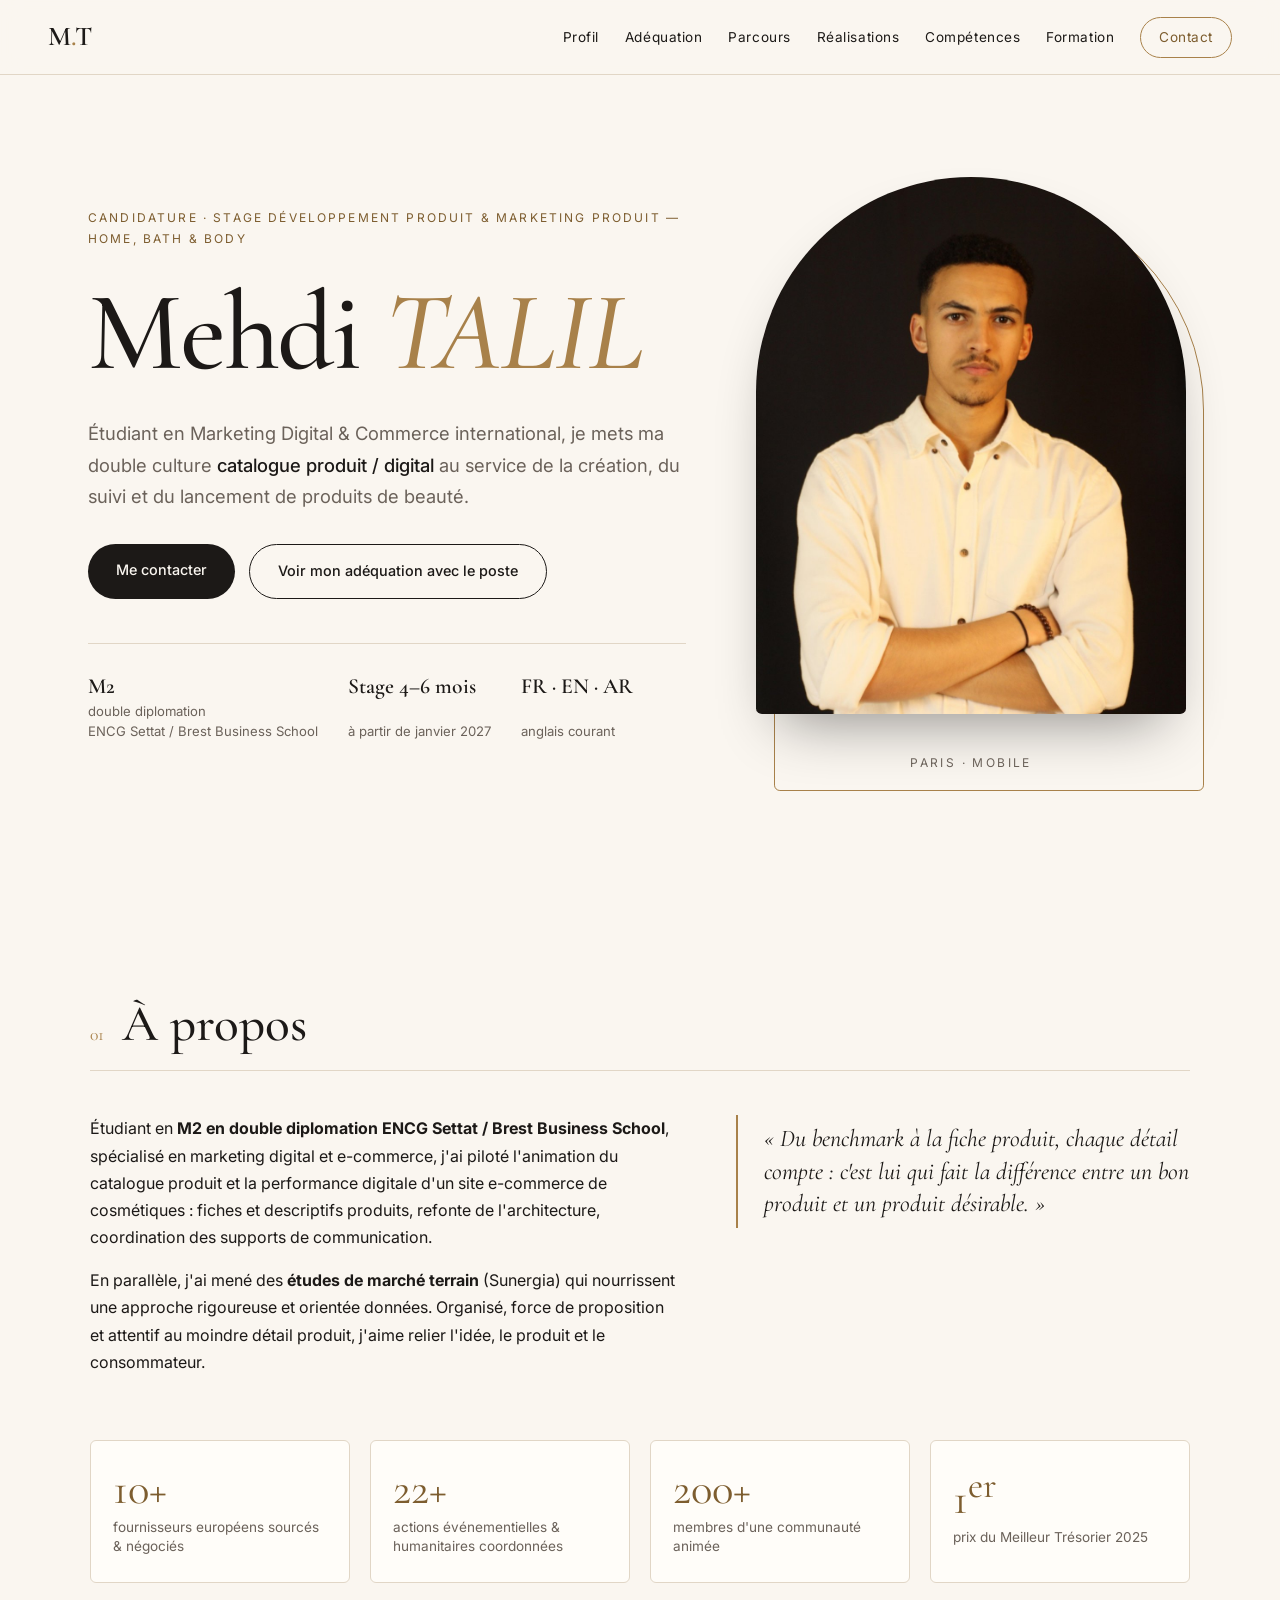
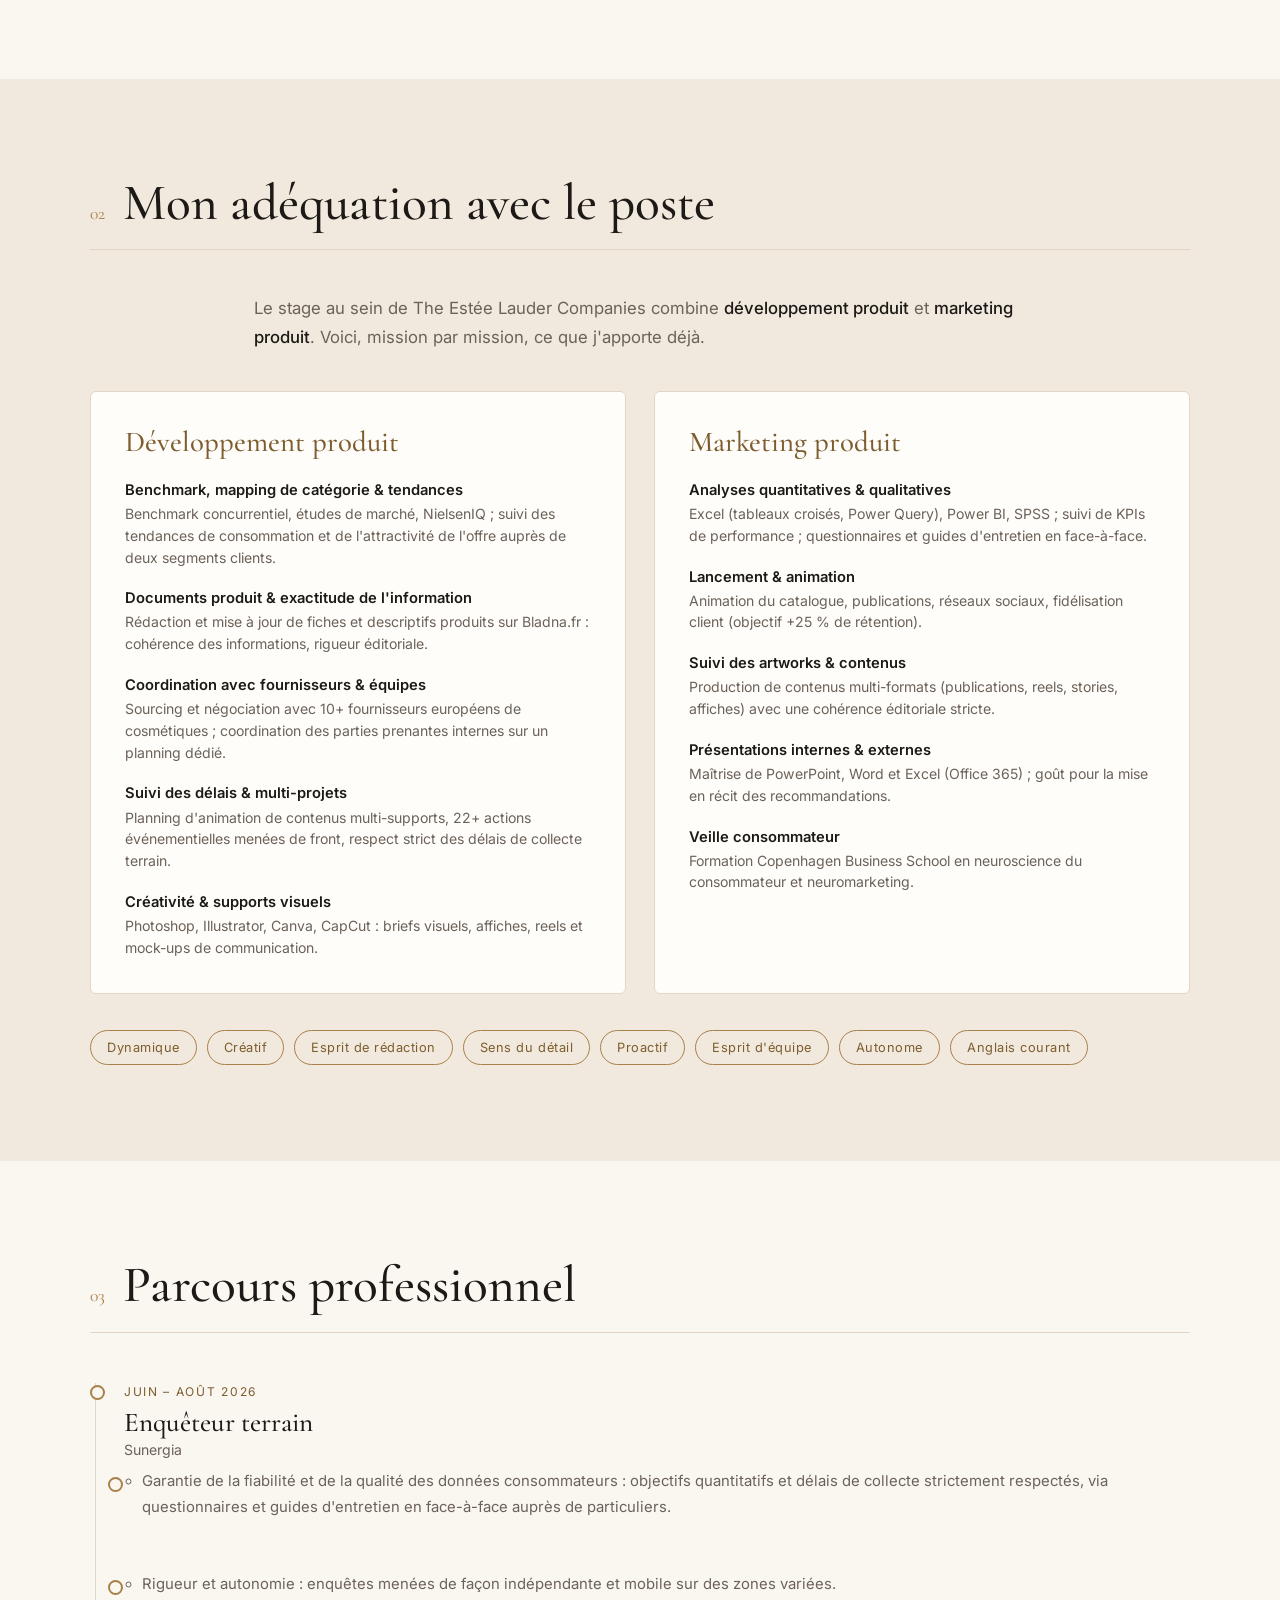
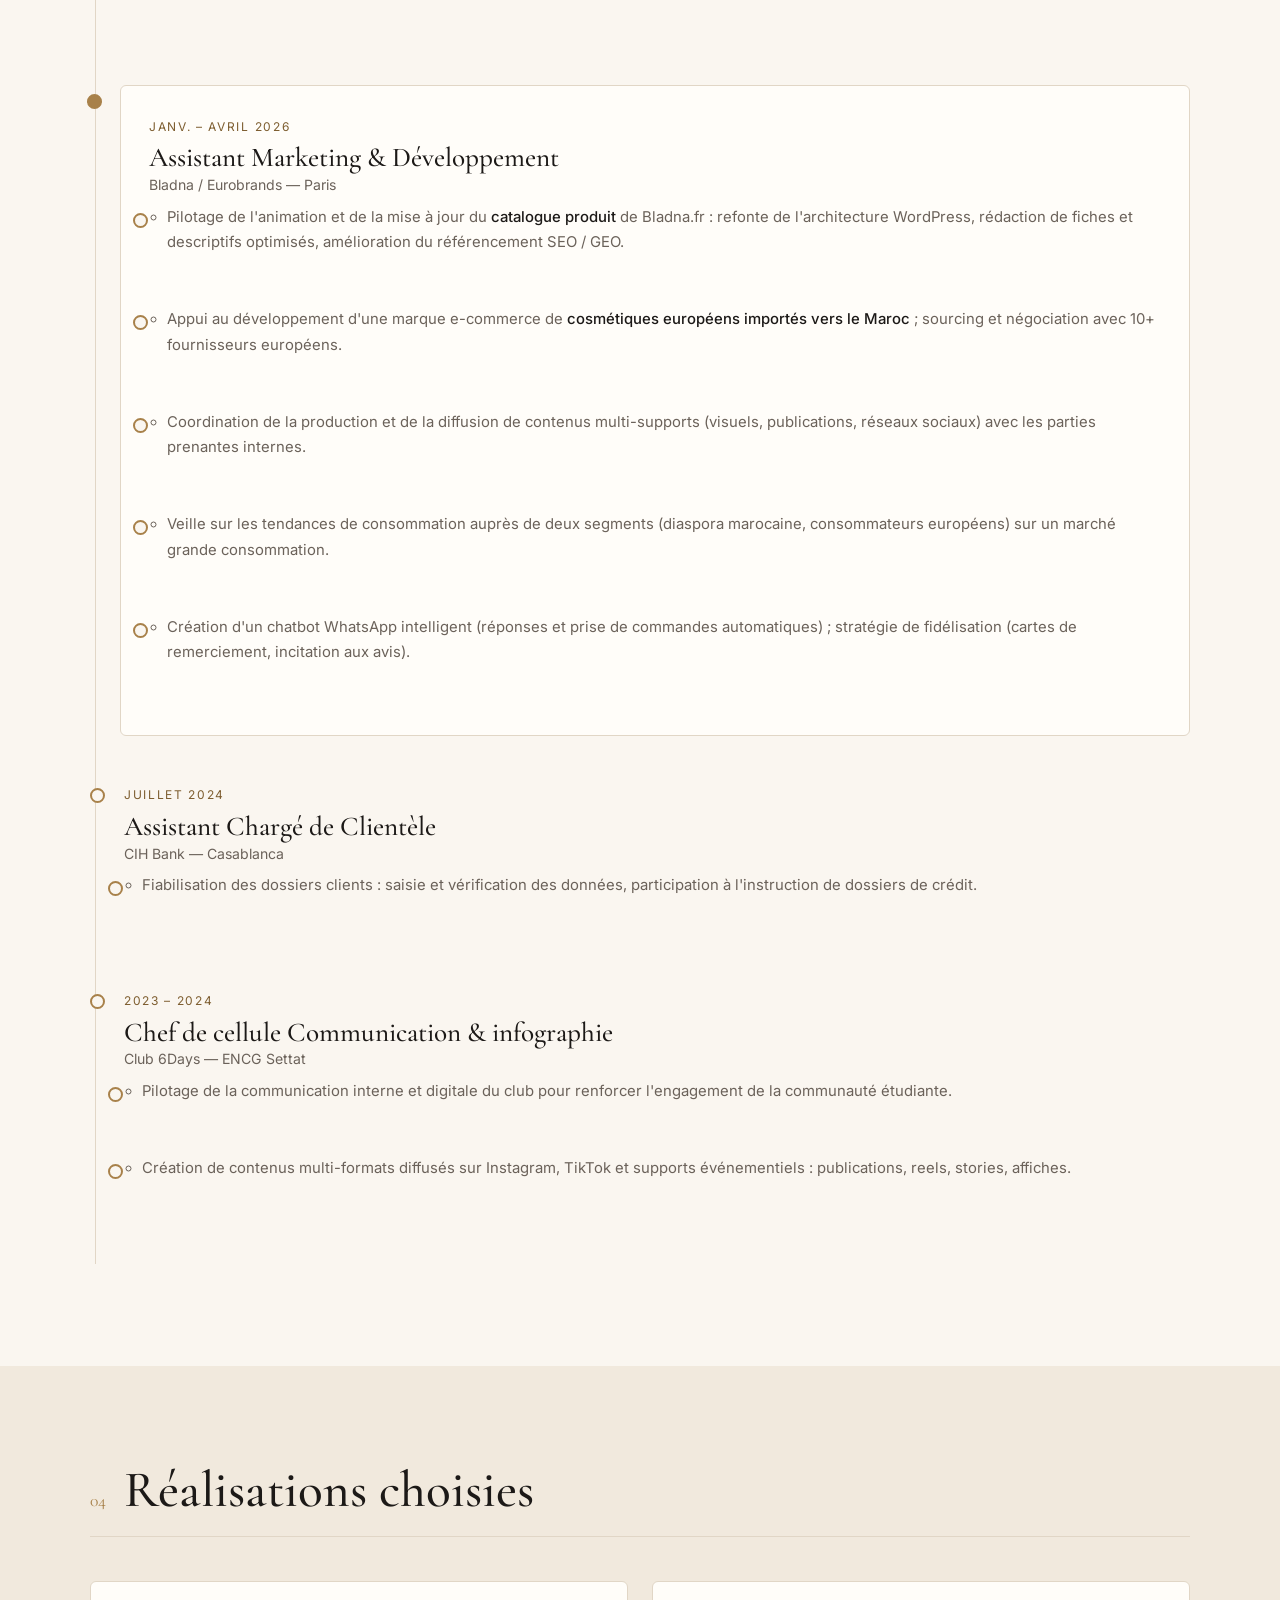
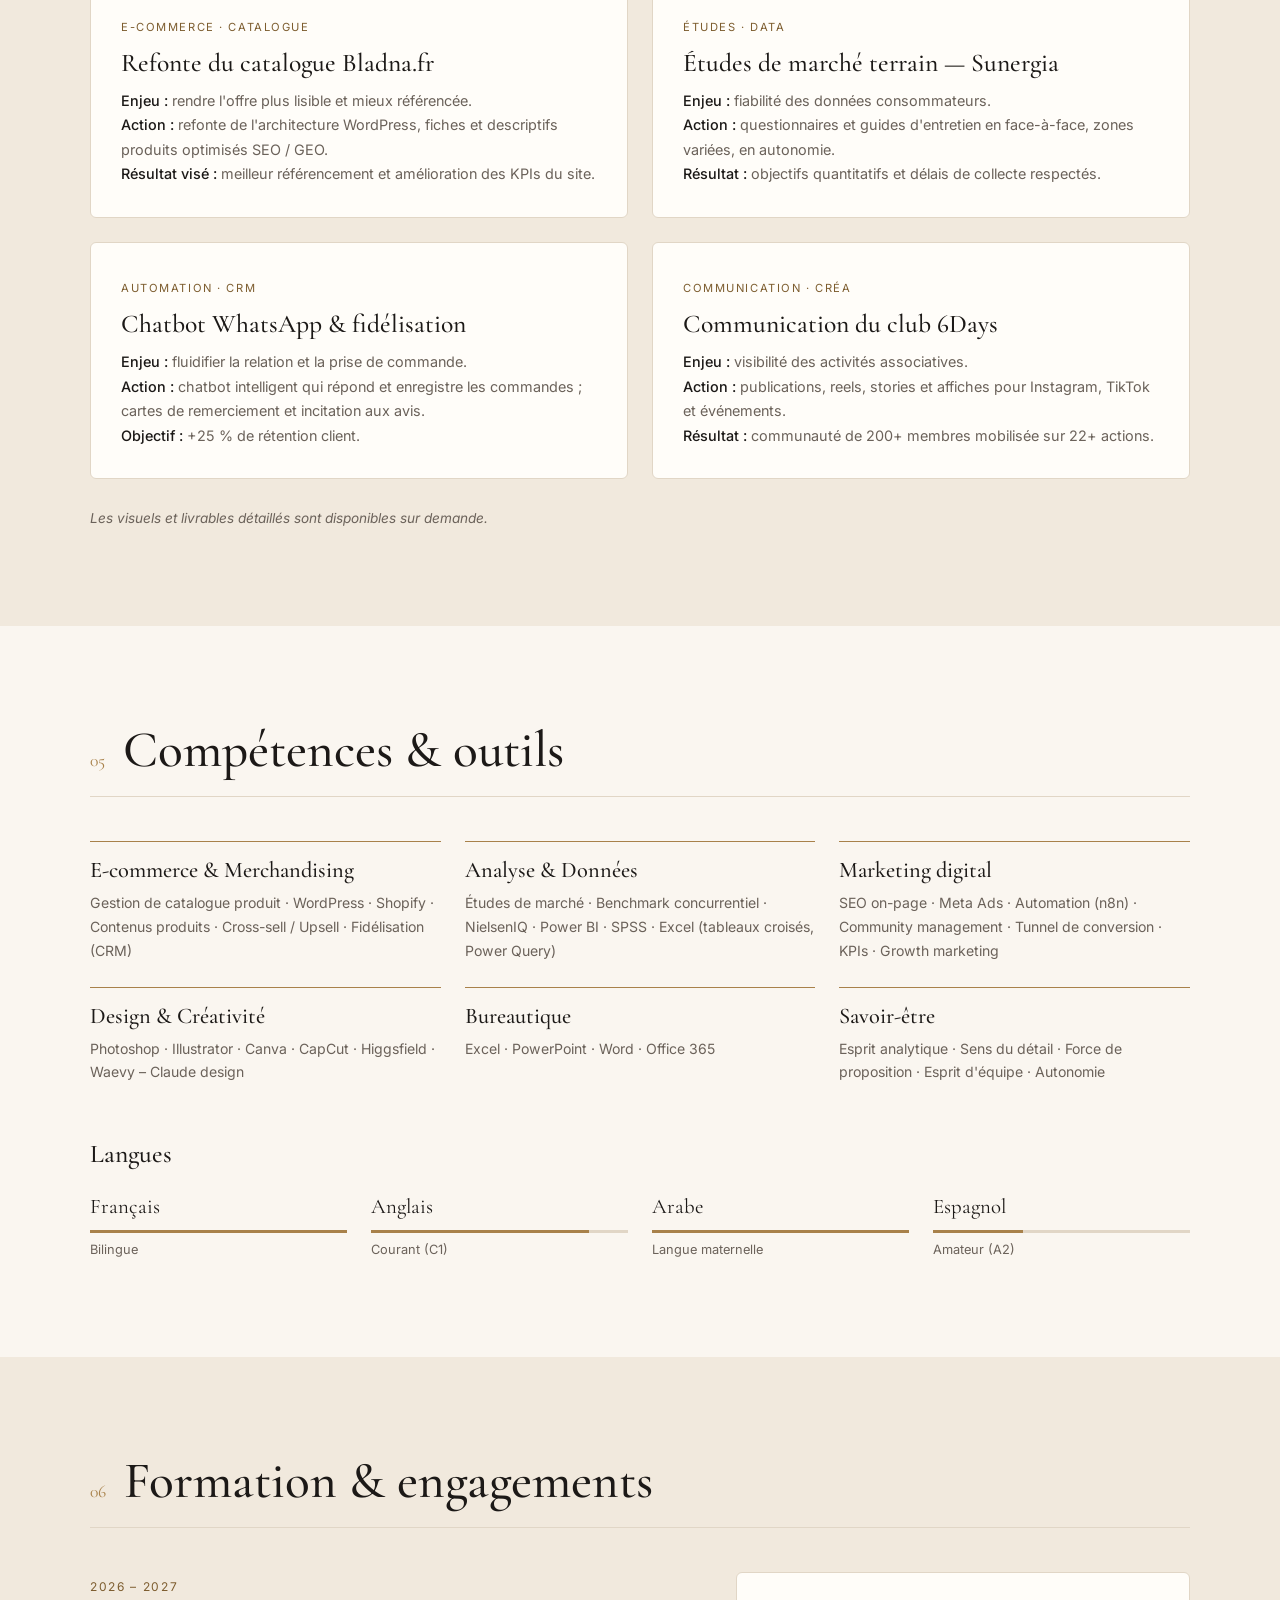
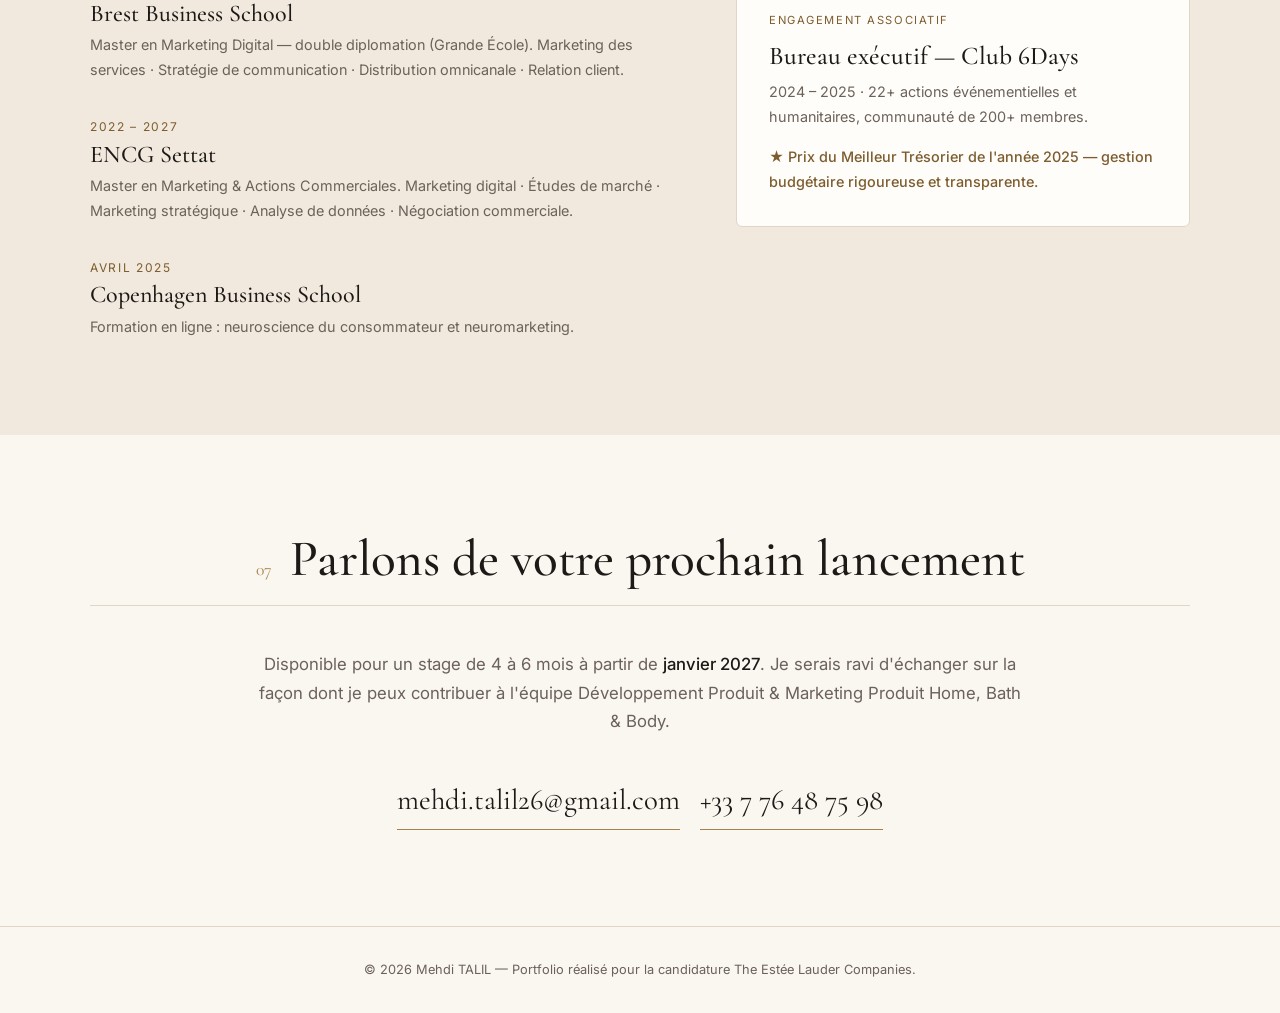
<file: portfolio/index.html>
<!doctype html>
<html lang="fr">
<head>
<meta charset="utf-8">
<meta name="viewport" content="width=device-width, initial-scale=1">
<title>Mehdi TALIL — Portfolio | Stage Développement Produit & Marketing Produit</title>
<meta name="description" content="Portfolio de Mehdi TALIL, étudiant en Marketing Digital & Commerce international (ENCG Settat / Brest Business School) — candidature au stage Développement Produit & Marketing Produit Home, Bath & Body chez The Estée Lauder Companies.">
<link rel="preconnect" href="https://fonts.googleapis.com">
<link rel="preconnect" href="https://fonts.gstatic.com" crossorigin>
<link href="https://fonts.googleapis.com/css2?family=Cormorant+Garamond:ital,wght@0,400;0,500;0,600;1,400&family=Inter:wght@300;400;500;600&display=swap" rel="stylesheet">
<link rel="stylesheet" href="style.css">
</head>
<body>

<header class="nav" id="top">
  <a class="brand" href="#top">M<span>.</span>T</a>
  <button class="burger" aria-label="Menu" aria-expanded="false"><span></span><span></span></button>
  <nav>
    <a href="#profil">Profil</a>
    <a href="#adequation">Adéquation</a>
    <a href="#parcours">Parcours</a>
    <a href="#realisations">Réalisations</a>
    <a href="#competences">Compétences</a>
    <a href="#formation">Formation</a>
    <a href="#contact" class="cta">Contact</a>
  </nav>
</header>

<main>

<section class="hero">
  <div class="hero-text">
    <p class="eyebrow">Candidature · Stage Développement Produit &amp; Marketing Produit — Home, Bath &amp; Body</p>
    <h1>Mehdi <em>TALIL</em></h1>
    <p class="lead">Étudiant en Marketing Digital &amp; Commerce international, je mets ma double culture <strong>catalogue produit / digital</strong> au service de la création, du suivi et du lancement de produits de beauté.</p>
    <div class="hero-actions">
      <a class="btn primary" href="#contact">Me contacter</a>
      <a class="btn ghost" href="#adequation">Voir mon adéquation avec le poste</a>
    </div>
    <ul class="facts">
      <li><strong>M2</strong> double diplomation<br>ENCG Settat / Brest Business School</li>
      <li><strong>Stage 4–6 mois</strong><br>à partir de janvier 2027</li>
      <li><strong>FR · EN · AR</strong><br>anglais courant</li>
    </ul>
  </div>
  <figure class="portrait">
    <img src="assets/mehdi-talil.jpg" alt="Portrait de Mehdi TALIL" width="1000" height="1500">
    <figcaption>Paris · Mobile</figcaption>
  </figure>
</section>

<section id="profil" class="section">
  <div class="section-head"><span class="num">01</span><h2>À propos</h2></div>
  <div class="two-col">
    <div>
      <p>Étudiant en <strong>M2 en double diplomation ENCG Settat / Brest Business School</strong>, spécialisé en marketing digital et e-commerce, j'ai piloté l'animation du catalogue produit et la performance digitale d'un site e-commerce de cosmétiques : fiches et descriptifs produits, refonte de l'architecture, coordination des supports de communication.</p>
      <p>En parallèle, j'ai mené des <strong>études de marché terrain</strong> (Sunergia) qui nourrissent une approche rigoureuse et orientée données. Organisé, force de proposition et attentif au moindre détail produit, j'aime relier l'idée, le produit et le consommateur.</p>
    </div>
    <aside class="quote">
      <p>« Du benchmark à la fiche produit, chaque détail compte : c'est lui qui fait la différence entre un bon produit et un produit désirable. »</p>
    </aside>
  </div>
  <div class="stats">
    <div><span class="big">10+</span><span>fournisseurs européens sourcés &amp; négociés</span></div>
    <div><span class="big">22+</span><span>actions événementielles &amp; humanitaires coordonnées</span></div>
    <div><span class="big">200+</span><span>membres d'une communauté animée</span></div>
    <div><span class="big">1<sup>er</sup></span><span>prix du Meilleur Trésorier 2025</span></div>
  </div>
</section>

<section id="adequation" class="section alt">
  <div class="section-head"><span class="num">02</span><h2>Mon adéquation avec le poste</h2></div>
  <p class="intro">Le stage au sein de The Estée Lauder Companies combine <strong>développement produit</strong> et <strong>marketing produit</strong>. Voici, mission par mission, ce que j'apporte déjà.</p>

  <div class="match">
    <article>
      <h3>Développement produit</h3>
      <ul>
        <li><b>Benchmark, mapping de catégorie &amp; tendances</b><span>Benchmark concurrentiel, études de marché, NielsenIQ ; suivi des tendances de consommation et de l'attractivité de l'offre auprès de deux segments clients.</span></li>
        <li><b>Documents produit &amp; exactitude de l'information</b><span>Rédaction et mise à jour de fiches et descriptifs produits sur Bladna.fr : cohérence des informations, rigueur éditoriale.</span></li>
        <li><b>Coordination avec fournisseurs &amp; équipes</b><span>Sourcing et négociation avec 10+ fournisseurs européens de cosmétiques ; coordination des parties prenantes internes sur un planning dédié.</span></li>
        <li><b>Suivi des délais &amp; multi-projets</b><span>Planning d'animation de contenus multi-supports, 22+ actions événementielles menées de front, respect strict des délais de collecte terrain.</span></li>
        <li><b>Créativité &amp; supports visuels</b><span>Photoshop, Illustrator, Canva, CapCut : briefs visuels, affiches, reels et mock-ups de communication.</span></li>
      </ul>
    </article>
    <article>
      <h3>Marketing produit</h3>
      <ul>
        <li><b>Analyses quantitatives &amp; qualitatives</b><span>Excel (tableaux croisés, Power Query), Power BI, SPSS ; suivi de KPIs de performance ; questionnaires et guides d'entretien en face-à-face.</span></li>
        <li><b>Lancement &amp; animation</b><span>Animation du catalogue, publications, réseaux sociaux, fidélisation client (objectif +25 % de rétention).</span></li>
        <li><b>Suivi des artworks &amp; contenus</b><span>Production de contenus multi-formats (publications, reels, stories, affiches) avec une cohérence éditoriale stricte.</span></li>
        <li><b>Présentations internes &amp; externes</b><span>Maîtrise de PowerPoint, Word et Excel (Office 365) ; goût pour la mise en récit des recommandations.</span></li>
        <li><b>Veille consommateur</b><span>Formation Copenhagen Business School en neuroscience du consommateur et neuromarketing.</span></li>
      </ul>
    </article>
  </div>

  <div class="qualities">
    <span>Dynamique</span><span>Créatif</span><span>Esprit de rédaction</span><span>Sens du détail</span><span>Proactif</span><span>Esprit d'équipe</span><span>Autonome</span><span>Anglais courant</span>
  </div>
</section>

<section id="parcours" class="section">
  <div class="section-head"><span class="num">03</span><h2>Parcours professionnel</h2></div>
  <ol class="timeline">
    <li>
      <time>Juin – Août 2026</time>
      <h3>Enquêteur terrain <small>Sunergia</small></h3>
      <ul>
        <li>Garantie de la fiabilité et de la qualité des données consommateurs : objectifs quantitatifs et délais de collecte strictement respectés, via questionnaires et guides d'entretien en face-à-face auprès de particuliers.</li>
        <li>Rigueur et autonomie : enquêtes menées de façon indépendante et mobile sur des zones variées.</li>
      </ul>
    </li>
    <li class="featured">
      <time>Janv. – Avril 2026</time>
      <h3>Assistant Marketing &amp; Développement <small>Bladna / Eurobrands — Paris</small></h3>
      <ul>
        <li>Pilotage de l'animation et de la mise à jour du <strong>catalogue produit</strong> de Bladna.fr : refonte de l'architecture WordPress, rédaction de fiches et descriptifs optimisés, amélioration du référencement SEO / GEO.</li>
        <li>Appui au développement d'une marque e-commerce de <strong>cosmétiques européens importés vers le Maroc</strong> ; sourcing et négociation avec 10+ fournisseurs européens.</li>
        <li>Coordination de la production et de la diffusion de contenus multi-supports (visuels, publications, réseaux sociaux) avec les parties prenantes internes.</li>
        <li>Veille sur les tendances de consommation auprès de deux segments (diaspora marocaine, consommateurs européens) sur un marché grande consommation.</li>
        <li>Création d'un chatbot WhatsApp intelligent (réponses et prise de commandes automatiques) ; stratégie de fidélisation (cartes de remerciement, incitation aux avis).</li>
      </ul>
    </li>
    <li>
      <time>Juillet 2024</time>
      <h3>Assistant Chargé de Clientèle <small>CIH Bank — Casablanca</small></h3>
      <ul>
        <li>Fiabilisation des dossiers clients : saisie et vérification des données, participation à l'instruction de dossiers de crédit.</li>
      </ul>
    </li>
    <li>
      <time>2023 – 2024</time>
      <h3>Chef de cellule Communication &amp; infographie <small>Club 6Days — ENCG Settat</small></h3>
      <ul>
        <li>Pilotage de la communication interne et digitale du club pour renforcer l'engagement de la communauté étudiante.</li>
        <li>Création de contenus multi-formats diffusés sur Instagram, TikTok et supports événementiels : publications, reels, stories, affiches.</li>
      </ul>
    </li>
  </ol>
</section>

<section id="realisations" class="section alt">
  <div class="section-head"><span class="num">04</span><h2>Réalisations choisies</h2></div>
  <div class="cards">
    <article class="card">
      <span class="tag">E-commerce · Catalogue</span>
      <h3>Refonte du catalogue Bladna.fr</h3>
      <p><b>Enjeu :</b> rendre l'offre plus lisible et mieux référencée.<br>
         <b>Action :</b> refonte de l'architecture WordPress, fiches et descriptifs produits optimisés SEO / GEO.<br>
         <b>Résultat visé :</b> meilleur référencement et amélioration des KPIs du site.</p>
    </article>
    <article class="card">
      <span class="tag">Études · Data</span>
      <h3>Études de marché terrain — Sunergia</h3>
      <p><b>Enjeu :</b> fiabilité des données consommateurs.<br>
         <b>Action :</b> questionnaires et guides d'entretien en face-à-face, zones variées, en autonomie.<br>
         <b>Résultat :</b> objectifs quantitatifs et délais de collecte respectés.</p>
    </article>
    <article class="card">
      <span class="tag">Automation · CRM</span>
      <h3>Chatbot WhatsApp &amp; fidélisation</h3>
      <p><b>Enjeu :</b> fluidifier la relation et la prise de commande.<br>
         <b>Action :</b> chatbot intelligent qui répond et enregistre les commandes ; cartes de remerciement et incitation aux avis.<br>
         <b>Objectif :</b> +25 % de rétention client.</p>
    </article>
    <article class="card">
      <span class="tag">Communication · Créa</span>
      <h3>Communication du club 6Days</h3>
      <p><b>Enjeu :</b> visibilité des activités associatives.<br>
         <b>Action :</b> publications, reels, stories et affiches pour Instagram, TikTok et événements.<br>
         <b>Résultat :</b> communauté de 200+ membres mobilisée sur 22+ actions.</p>
    </article>
  </div>
  <p class="note">Les visuels et livrables détaillés sont disponibles sur demande.</p>
</section>

<section id="competences" class="section">
  <div class="section-head"><span class="num">05</span><h2>Compétences &amp; outils</h2></div>
  <div class="skills">
    <div><h3>E-commerce &amp; Merchandising</h3><p>Gestion de catalogue produit · WordPress · Shopify · Contenus produits · Cross-sell / Upsell · Fidélisation (CRM)</p></div>
    <div><h3>Analyse &amp; Données</h3><p>Études de marché · Benchmark concurrentiel · NielsenIQ · Power BI · SPSS · Excel (tableaux croisés, Power Query)</p></div>
    <div><h3>Marketing digital</h3><p>SEO on-page · Meta Ads · Automation (n8n) · Community management · Tunnel de conversion · KPIs · Growth marketing</p></div>
    <div><h3>Design &amp; Créativité</h3><p>Photoshop · Illustrator · Canva · CapCut · Higgsfield · Waevy – Claude design</p></div>
    <div><h3>Bureautique</h3><p>Excel · PowerPoint · Word · Office 365</p></div>
    <div><h3>Savoir-être</h3><p>Esprit analytique · Sens du détail · Force de proposition · Esprit d'équipe · Autonomie</p></div>
  </div>
  <h3 class="sub">Langues</h3>
  <div class="langs">
    <div><span>Français</span><i style="--w:100%"></i><em>Bilingue</em></div>
    <div><span>Anglais</span><i style="--w:85%"></i><em>Courant (C1)</em></div>
    <div><span>Arabe</span><i style="--w:100%"></i><em>Langue maternelle</em></div>
    <div><span>Espagnol</span><i style="--w:35%"></i><em>Amateur (A2)</em></div>
  </div>
</section>

<section id="formation" class="section alt">
  <div class="section-head"><span class="num">06</span><h2>Formation &amp; engagements</h2></div>
  <div class="two-col">
    <div>
      <ul class="edu">
        <li><time>2026 – 2027</time><h3>Brest Business School</h3><p>Master en Marketing Digital — double diplomation (Grande École). Marketing des services · Stratégie de communication · Distribution omnicanale · Relation client.</p></li>
        <li><time>2022 – 2027</time><h3>ENCG Settat</h3><p>Master en Marketing &amp; Actions Commerciales. Marketing digital · Études de marché · Marketing stratégique · Analyse de données · Négociation commerciale.</p></li>
        <li><time>Avril 2025</time><h3>Copenhagen Business School</h3><p>Formation en ligne : neuroscience du consommateur et neuromarketing.</p></li>
      </ul>
    </div>
    <div class="award">
      <span class="tag">Engagement associatif</span>
      <h3>Bureau exécutif — Club 6Days</h3>
      <p>2024 – 2025 · 22+ actions événementielles et humanitaires, communauté de 200+ membres.</p>
      <p class="prize">★ Prix du Meilleur Trésorier de l'année 2025 — gestion budgétaire rigoureuse et transparente.</p>
    </div>
  </div>
</section>

<section id="contact" class="section contact">
  <div class="section-head"><span class="num">07</span><h2>Parlons de votre prochain lancement</h2></div>
  <p class="intro">Disponible pour un stage de 4 à 6 mois à partir de <strong>janvier 2027</strong>. Je serais ravi d'échanger sur la façon dont je peux contribuer à l'équipe Développement Produit &amp; Marketing Produit Home, Bath &amp; Body.</p>
  <div class="contact-links">
    <a href="mailto:mehdi.talil26@gmail.com">mehdi.talil26@gmail.com</a>
    <a href="tel:+33776487598">+33 7 76 48 75 98</a>
  </div>
</section>

</main>

<footer>
  <p>© 2026 Mehdi TALIL — Portfolio réalisé pour la candidature The Estée Lauder Companies.</p>
</footer>

<script src="script.js"></script>
</body>
</html>
</file>
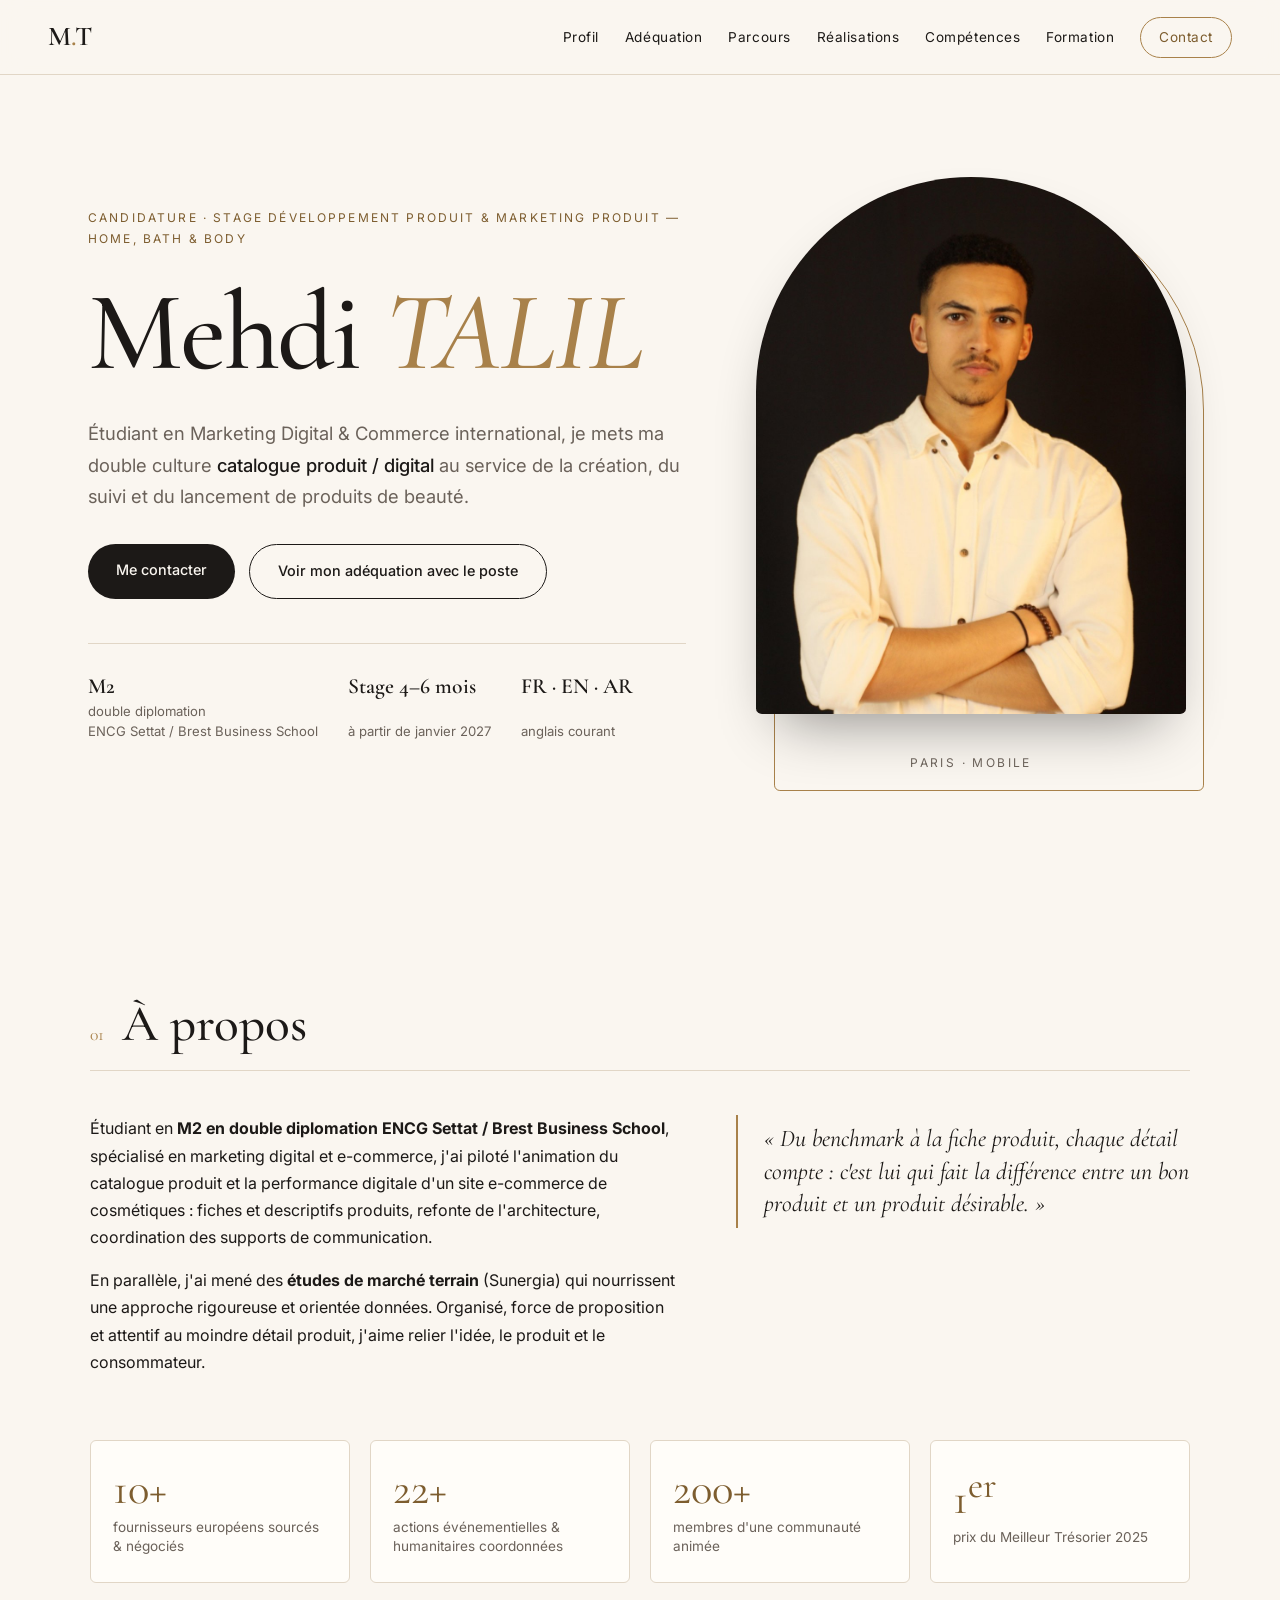
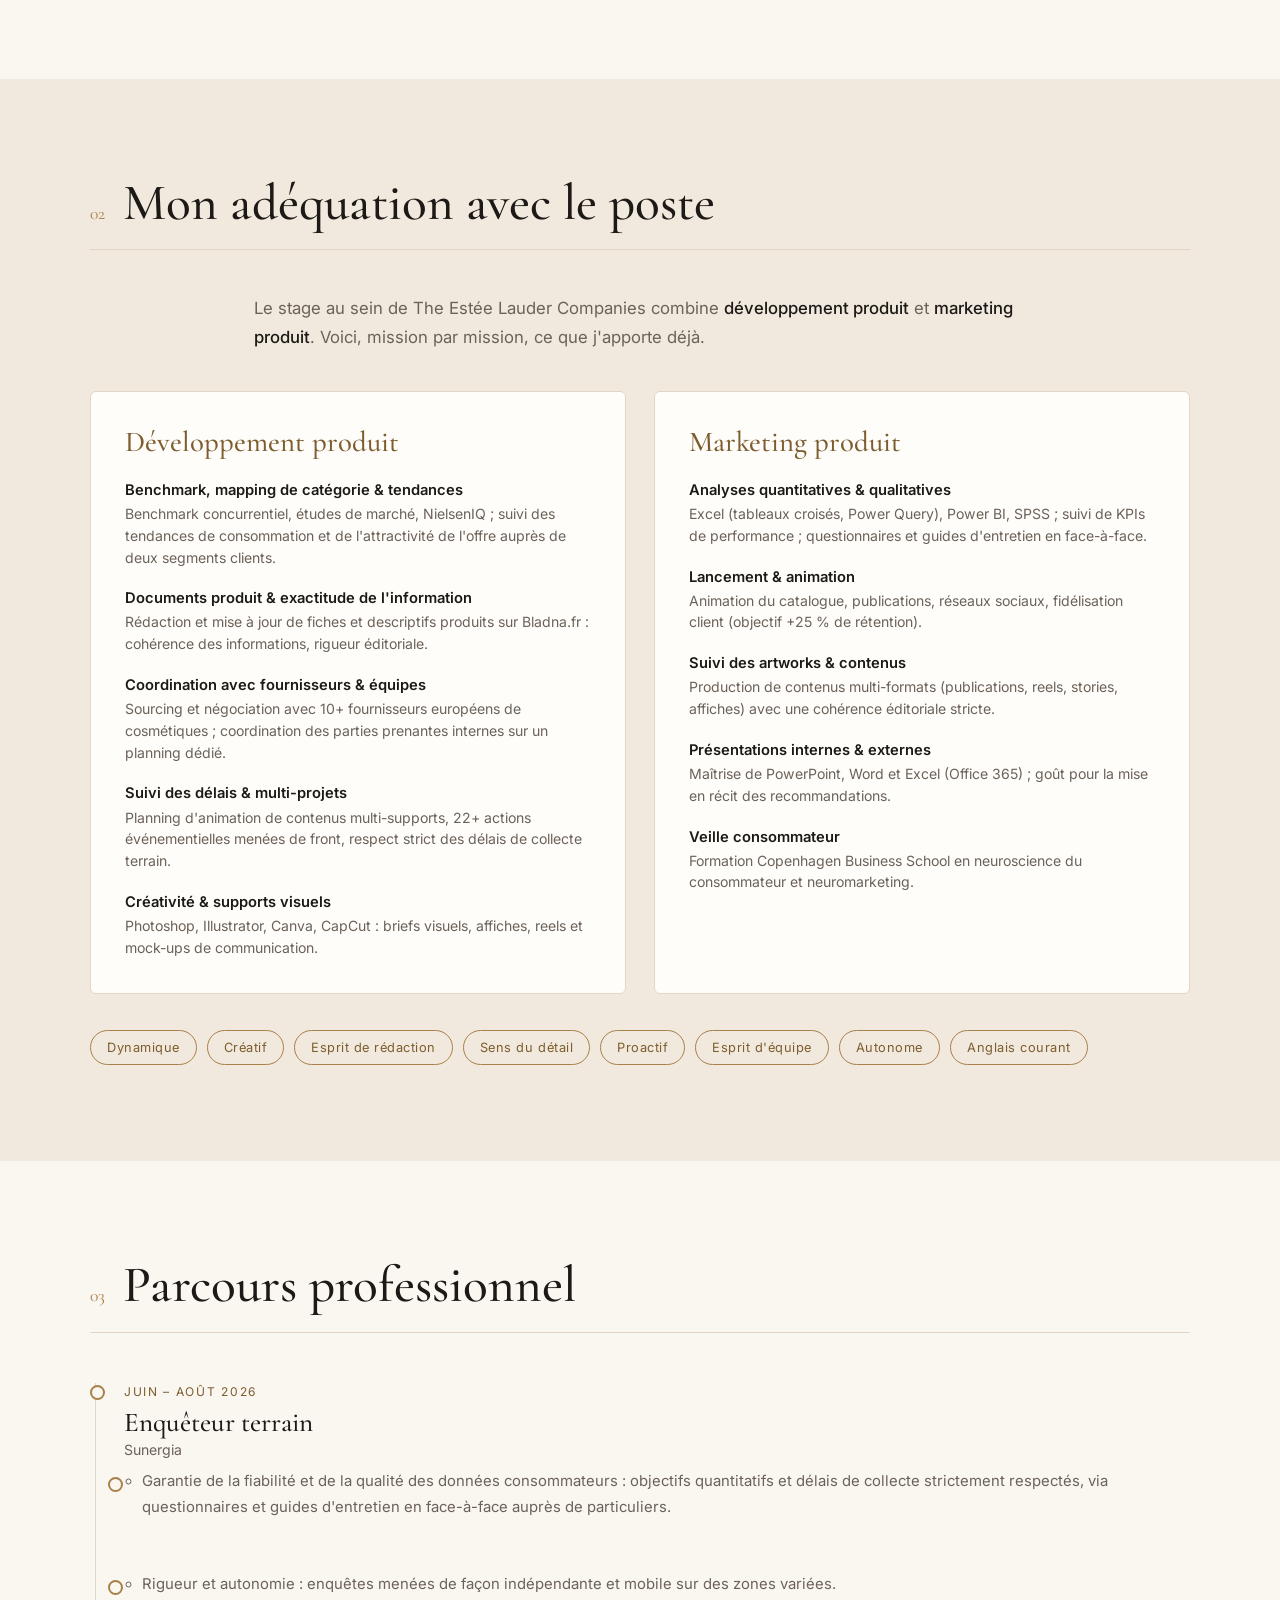
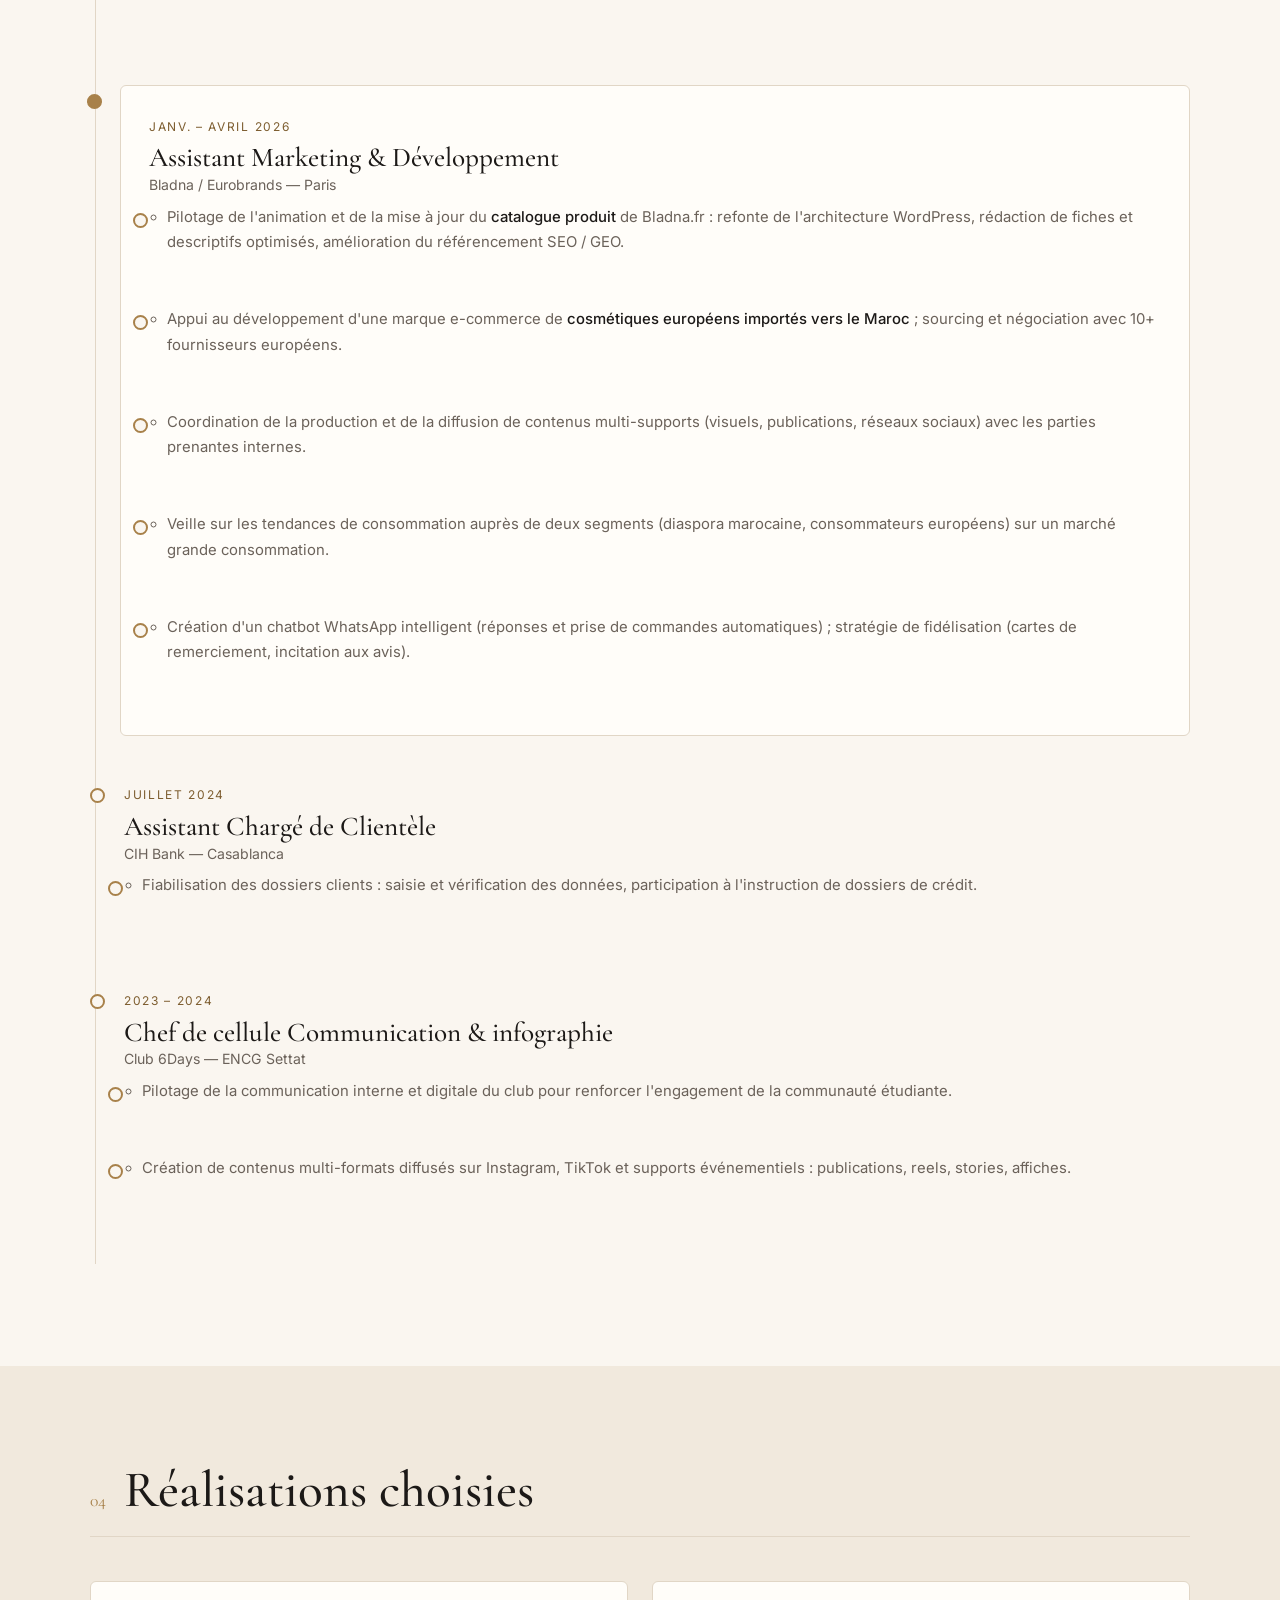
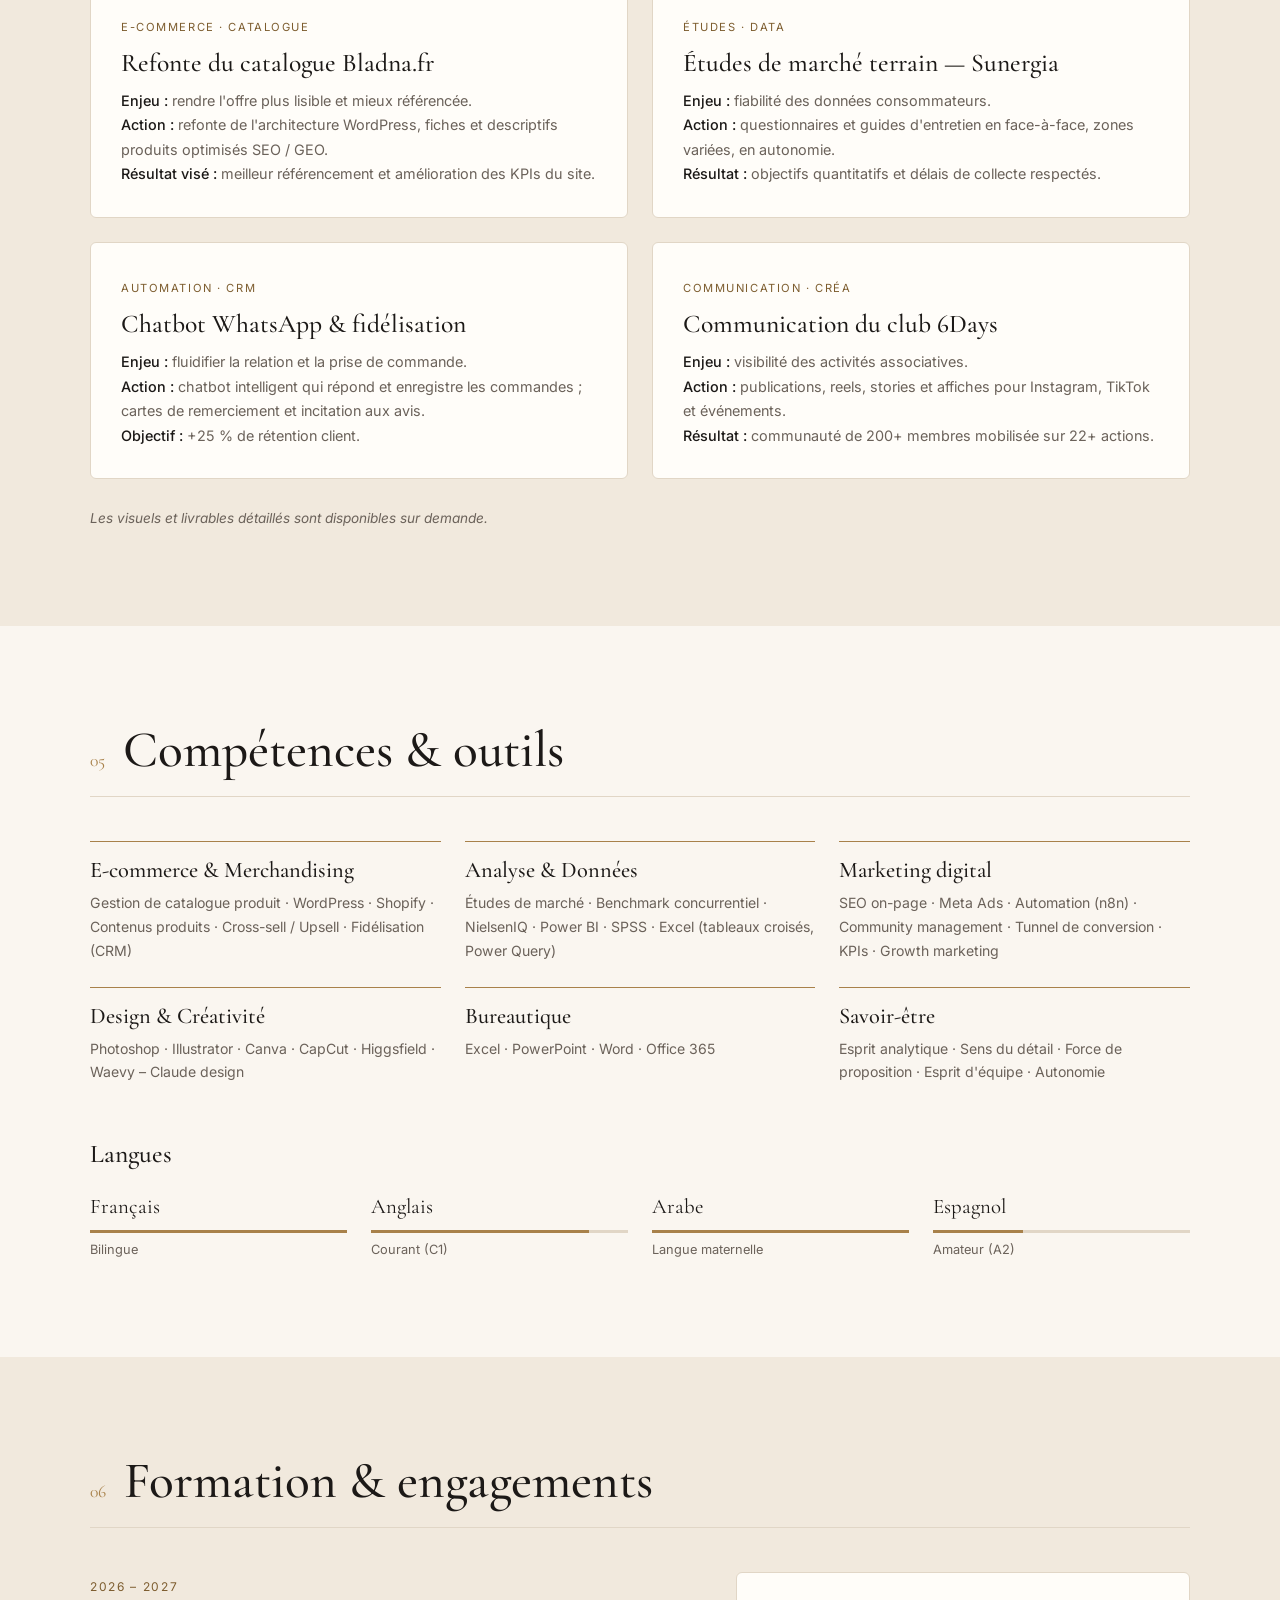
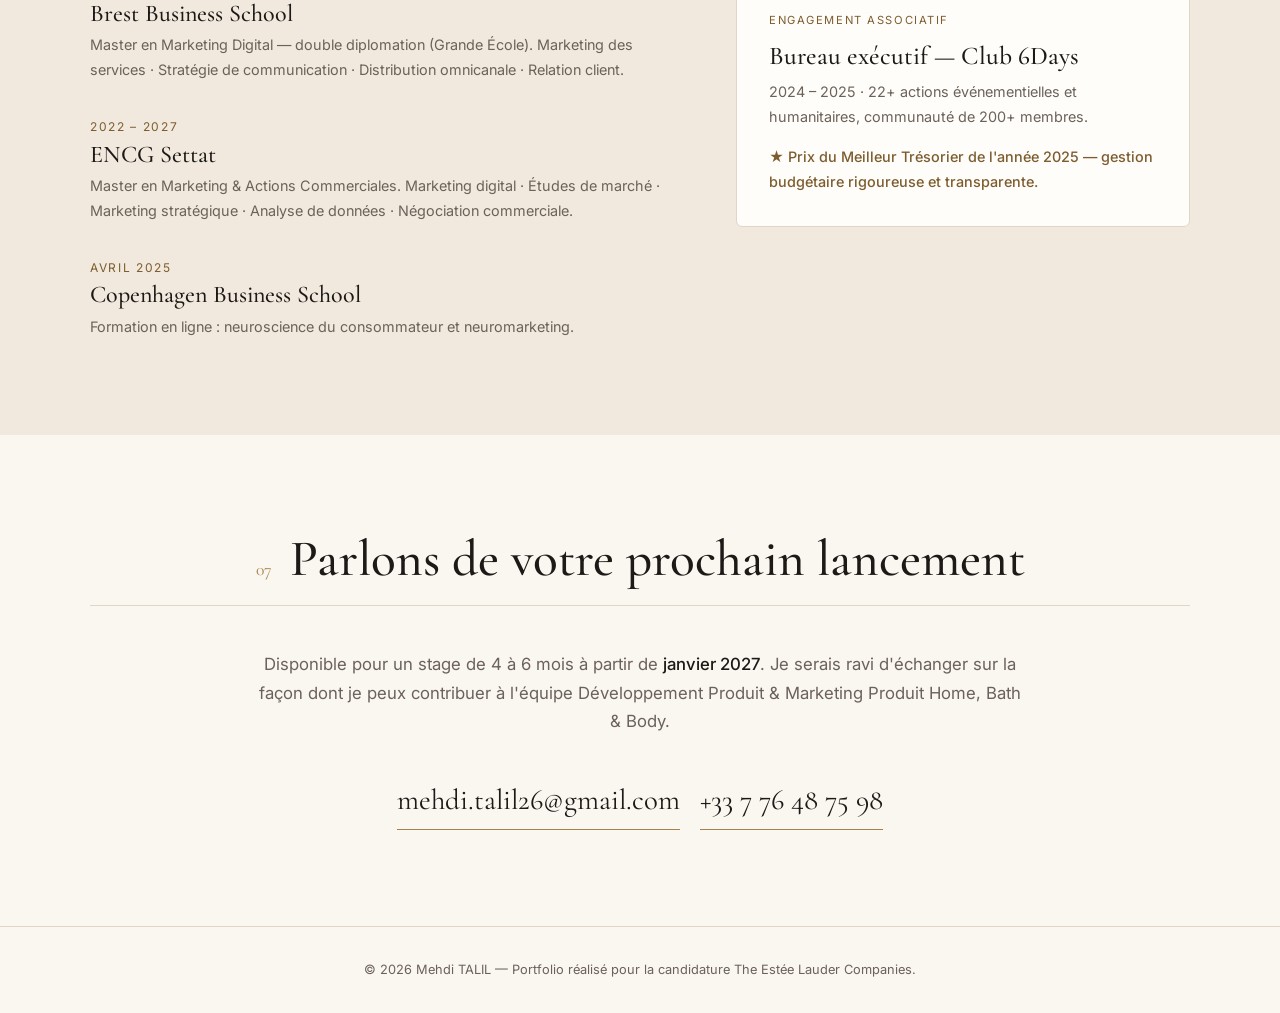
<file: portfolio/Portfolio_Mehdi_TALIL.html>
<!doctype html>
<html lang="fr">
<head>
<meta charset="utf-8">
<meta name="viewport" content="width=device-width, initial-scale=1">
<title>Mehdi TALIL — Portfolio | Stage Développement Produit & Marketing Produit</title>
<meta name="description" content="Portfolio de Mehdi TALIL, étudiant en Marketing Digital & Commerce international (ENCG Settat / Brest Business School) — candidature au stage Développement Produit & Marketing Produit Home, Bath & Body chez The Estée Lauder Companies.">
<link rel="preconnect" href="https://fonts.googleapis.com">
<link rel="preconnect" href="https://fonts.gstatic.com" crossorigin>
<link href="https://fonts.googleapis.com/css2?family=Cormorant+Garamond:ital,wght@0,400;0,500;0,600;1,400&family=Inter:wght@300;400;500;600&display=swap" rel="stylesheet">
<style>:root{
  --bg:#faf6f0; --bg-alt:#f1e9dd; --ink:#1c1917; --muted:#6b625a;
  --gold:#a8814a; --gold-dark:#7d5d2f; --line:#e1d6c6; --card:#fffdf9;
  --serif:'Cormorant Garamond',Georgia,serif; --sans:'Inter',system-ui,sans-serif;
}
@media (prefers-color-scheme: dark){
  :root{--bg:#141210;--bg-alt:#1b1815;--ink:#f3ece1;--muted:#a69b8d;--gold:#cfa46b;--gold-dark:#e3bd88;--line:#2e2924;--card:#1f1b18}
}
*{box-sizing:border-box;margin:0;padding:0}
html{scroll-behavior:smooth;scroll-padding-top:76px}
body{background:var(--bg);color:var(--ink);font:400 16px/1.7 var(--sans);-webkit-font-smoothing:antialiased}
a{color:inherit;text-decoration:none}
h1,h2,h3{font-family:var(--serif);font-weight:500;line-height:1.1}
.nav{position:fixed;inset:0 0 auto 0;z-index:10;display:flex;align-items:center;justify-content:space-between;padding:14px clamp(16px,4vw,48px);background:color-mix(in srgb,var(--bg) 88%,transparent);backdrop-filter:blur(10px);border-bottom:1px solid var(--line)}
.brand{font-family:var(--serif);font-size:1.7rem;font-weight:600}.brand span{color:var(--gold)}
.nav nav{display:flex;gap:26px;align-items:center;font-size:.85rem;letter-spacing:.04em}
.nav nav a:hover{color:var(--gold)}
.nav .cta{border:1px solid var(--gold);padding:8px 18px;border-radius:99px;color:var(--gold-dark)}
.nav .cta:hover{background:var(--gold);color:#fff}
.burger{display:none;background:none;border:0;width:36px;height:36px;cursor:pointer;position:relative}
.burger span{position:absolute;left:6px;right:6px;height:2px;background:var(--ink);transition:.25s}
.burger span:first-child{top:13px}.burger span:last-child{top:21px}
.burger[aria-expanded=true] span:first-child{transform:translateY(4px) rotate(45deg)}
.burger[aria-expanded=true] span:last-child{transform:translateY(-4px) rotate(-45deg)}

.hero{display:grid;grid-template-columns:1.15fr .85fr;gap:clamp(24px,5vw,80px);align-items:center;max-width:1200px;margin:0 auto;padding:130px clamp(16px,4vw,48px) 80px;min-height:100vh}
.eyebrow{font-size:.75rem;letter-spacing:.18em;text-transform:uppercase;color:var(--gold-dark);margin-bottom:22px}
.hero h1{font-size:clamp(3.4rem,9vw,7rem);letter-spacing:-.02em}
.hero h1 em{font-style:italic;color:var(--gold)}
.lead{font-size:1.15rem;color:var(--muted);max-width:34em;margin:24px 0 32px}.lead strong{color:var(--ink);font-weight:500}
.hero-actions{display:flex;gap:14px;flex-wrap:wrap}
.btn{display:inline-block;padding:14px 28px;border-radius:99px;font-size:.9rem;font-weight:500;transition:.2s}
.btn.primary{background:var(--ink);color:var(--bg)}.btn.primary:hover{background:var(--gold)}
.btn.ghost{border:1px solid var(--ink)}.btn.ghost:hover{border-color:var(--gold);color:var(--gold-dark)}
.facts{list-style:none;display:flex;gap:30px;flex-wrap:wrap;margin-top:44px;padding-top:26px;border-top:1px solid var(--line);font-size:.82rem;color:var(--muted);line-height:1.5}
.facts strong{display:block;font-family:var(--serif);font-size:1.35rem;color:var(--ink);font-weight:600}
.portrait{position:relative;justify-self:center;max-width:430px;width:100%}
.portrait::before{content:"";position:absolute;inset:18px -18px -18px 18px;border:1px solid var(--gold);border-radius:220px 220px 6px 6px;z-index:0}
.portrait img{position:relative;z-index:1;width:100%;height:auto;aspect-ratio:4/5;object-fit:cover;object-position:50% 18%;border-radius:220px 220px 6px 6px;box-shadow:0 30px 60px -25px rgba(0,0,0,.45)}
.portrait figcaption{position:relative;z-index:1;text-align:center;font-size:.75rem;letter-spacing:.2em;text-transform:uppercase;color:var(--muted);margin-top:30px}

.section{padding:96px clamp(16px,4vw,48px);}
.section>*{max-width:1100px;margin-left:auto;margin-right:auto}
.section.alt{background:var(--bg-alt)}
.section-head{display:flex;align-items:baseline;gap:18px;margin-bottom:44px;border-bottom:1px solid var(--line);padding-bottom:18px}
.section-head h2{font-size:clamp(2rem,4.5vw,3.2rem)}
.num{font-family:var(--serif);font-size:1.1rem;color:var(--gold)}
.intro{max-width:46em;color:var(--muted);margin-bottom:40px;font-size:1.05rem}.intro strong{color:var(--ink);font-weight:500}
.two-col{display:grid;grid-template-columns:1.3fr 1fr;gap:56px;align-items:start}
.two-col p+p{margin-top:16px}
.quote{border-left:2px solid var(--gold);padding:8px 0 8px 26px;font-family:var(--serif);font-style:italic;font-size:1.5rem;line-height:1.35}
.stats{display:grid;grid-template-columns:repeat(4,1fr);gap:20px;margin-top:64px}
.stats div{background:var(--card);border:1px solid var(--line);padding:26px 22px;border-radius:6px;display:flex;flex-direction:column;gap:6px;font-size:.85rem;color:var(--muted);line-height:1.4}
.big{font-family:var(--serif);font-size:2.8rem;color:var(--gold-dark);line-height:1}

.match{display:grid;grid-template-columns:1fr 1fr;gap:28px}
.match article{background:var(--card);border:1px solid var(--line);border-radius:6px;padding:34px}
.match h3{font-size:1.8rem;margin-bottom:20px;color:var(--gold-dark)}
.match ul{list-style:none;display:grid;gap:18px}
.match li b{display:block;font-weight:600;font-size:.92rem}
.match li span{display:block;font-size:.88rem;color:var(--muted);line-height:1.55}
.qualities{display:flex;flex-wrap:wrap;gap:10px;margin-top:36px}
.qualities span{border:1px solid var(--gold);color:var(--gold-dark);padding:6px 16px;border-radius:99px;font-size:.8rem;letter-spacing:.04em}

.timeline{list-style:none;position:relative;padding-left:34px}
.timeline::before{content:"";position:absolute;left:5px;top:6px;bottom:6px;width:1px;background:var(--line)}
.timeline li{position:relative;padding-bottom:44px}
.timeline li::before{content:"";position:absolute;left:-34px;top:8px;width:11px;height:11px;border-radius:50%;background:var(--bg);border:2px solid var(--gold)}
.timeline li.featured::before{background:var(--gold)}
.timeline time,.edu time{font-size:.75rem;letter-spacing:.14em;text-transform:uppercase;color:var(--gold-dark)}
.timeline h3{font-size:1.7rem;margin:4px 0 12px}.timeline h3 small{display:block;font-family:var(--sans);font-size:.88rem;color:var(--muted);margin-top:4px;font-weight:400}
.timeline ul{padding-left:18px;display:grid;gap:8px;color:var(--muted);font-size:.93rem}.timeline strong{color:var(--ink);font-weight:500}
.timeline .featured{background:var(--card);border:1px solid var(--line);border-radius:6px;padding:26px 28px;margin-bottom:44px;margin-left:-4px}.timeline .featured{padding-bottom:26px}

.cards{display:grid;grid-template-columns:repeat(2,1fr);gap:24px}
.card{background:var(--card);border:1px solid var(--line);border-radius:6px;padding:30px;transition:.25s}
.card:hover{transform:translateY(-4px);border-color:var(--gold)}
.tag{display:inline-block;font-size:.7rem;letter-spacing:.14em;text-transform:uppercase;color:var(--gold-dark);margin-bottom:12px}
.card h3{font-size:1.6rem;margin-bottom:12px}.card p{font-size:.9rem;color:var(--muted);line-height:1.7}.card b{color:var(--ink);font-weight:500}
.note{margin-top:28px;font-size:.85rem;color:var(--muted);font-style:italic}

.skills{display:grid;grid-template-columns:repeat(3,1fr);gap:24px}
.skills div{border-top:1px solid var(--gold);padding-top:16px}
.skills h3{font-size:1.4rem;margin-bottom:8px}.skills p{font-size:.88rem;color:var(--muted)}
.sub{font-size:1.6rem;margin:56px auto 20px}
.langs{display:grid;grid-template-columns:repeat(4,1fr);gap:24px}
.langs div{display:grid;gap:6px;font-size:.88rem}.langs span{font-family:var(--serif);font-size:1.3rem}
.langs i{display:block;height:3px;background:var(--line);position:relative}.langs i::after{content:"";position:absolute;inset:0 auto 0 0;width:var(--w);background:var(--gold)}
.langs em{color:var(--muted);font-style:normal;font-size:.8rem}

.edu{list-style:none;display:grid;gap:30px}.edu h3{font-size:1.5rem;margin:2px 0 6px}.edu p{font-size:.9rem;color:var(--muted)}
.award{background:var(--card);border:1px solid var(--line);border-radius:6px;padding:32px}
.award h3{font-size:1.6rem;margin-bottom:10px}.award p{font-size:.9rem;color:var(--muted)}
.prize{margin-top:16px;color:var(--gold-dark)!important;font-weight:500}

.contact{text-align:center}.contact .section-head{justify-content:center}.contact .intro{margin-left:auto;margin-right:auto}
.contact-links{display:flex;gap:20px;justify-content:center;flex-wrap:wrap}
.contact-links a{font-family:var(--serif);font-size:1.8rem;border-bottom:1px solid var(--gold);padding-bottom:4px}.contact-links a:hover{color:var(--gold)}
footer{text-align:center;padding:32px 16px;font-size:.8rem;color:var(--muted);border-top:1px solid var(--line)}

.reveal{opacity:0;transform:translateY(24px);transition:opacity .7s,transform .7s}.reveal.in{opacity:1;transform:none}
@media (prefers-reduced-motion:reduce){.reveal{opacity:1;transform:none;transition:none}html{scroll-behavior:auto}}

@media (max-width:900px){
  .burger{display:block}
  .nav nav{position:absolute;top:100%;left:0;right:0;flex-direction:column;gap:0;background:var(--bg);border-bottom:1px solid var(--line);display:none;padding:10px 0}
  .nav nav.open{display:flex}.nav nav a{padding:14px 24px;width:100%}.nav .cta{border:0;border-radius:0}
  .hero{grid-template-columns:1fr;padding-top:110px;min-height:0}
  .portrait{order:-1;max-width:300px}
  .two-col,.match,.cards{grid-template-columns:1fr}
  .stats{grid-template-columns:1fr 1fr}.skills{grid-template-columns:1fr 1fr}.langs{grid-template-columns:1fr 1fr}
}
@media (max-width:560px){.skills{grid-template-columns:1fr}.section{padding:64px 16px}.contact-links a{font-size:1.35rem}}
.hero>*,.two-col>*,.match>*,.cards>*,.skills>*,.stats>*,.langs>*{min-width:0}
html,body{overflow-x:hidden}
@media print{@page{size:1280px 8400px;margin:0}html,body{width:1280px}.nav{display:none}.reveal{opacity:1!important;transform:none!important}.hero{min-height:0;padding-top:30px}.section{padding:40px 24px;break-inside:auto}.card,.match article,.timeline li,.stats div,.award{break-inside:avoid}*{-webkit-print-color-adjust:exact;print-color-adjust:exact}}
</style>
</head>
<body>

<header class="nav" id="top">
  <a class="brand" href="#top">M<span>.</span>T</a>
  <button class="burger" aria-label="Menu" aria-expanded="false"><span></span><span></span></button>
  <nav>
    <a href="#profil">Profil</a>
    <a href="#adequation">Adéquation</a>
    <a href="#parcours">Parcours</a>
    <a href="#realisations">Réalisations</a>
    <a href="#competences">Compétences</a>
    <a href="#formation">Formation</a>
    <a href="#contact" class="cta">Contact</a>
  </nav>
</header>

<main>

<section class="hero">
  <div class="hero-text">
    <p class="eyebrow">Candidature · Stage Développement Produit &amp; Marketing Produit — Home, Bath &amp; Body</p>
    <h1>Mehdi <em>TALIL</em></h1>
    <p class="lead">Étudiant en Marketing Digital &amp; Commerce international, je mets ma double culture <strong>catalogue produit / digital</strong> au service de la création, du suivi et du lancement de produits de beauté.</p>
    <div class="hero-actions">
      <a class="btn primary" href="#contact">Me contacter</a>
      <a class="btn ghost" href="#adequation">Voir mon adéquation avec le poste</a>
    </div>
    <ul class="facts">
      <li><strong>M2</strong> double diplomation<br>ENCG Settat / Brest Business School</li>
      <li><strong>Stage 4–6 mois</strong><br>à partir de janvier 2027</li>
      <li><strong>FR · EN · AR</strong><br>anglais courant</li>
    </ul>
  </div>
  <figure class="portrait">
    <img src="[data-uri]" alt="Portrait de Mehdi TALIL" width="1000" height="1500">
    <figcaption>Paris · Mobile</figcaption>
  </figure>
</section>

<section id="profil" class="section">
  <div class="section-head"><span class="num">01</span><h2>À propos</h2></div>
  <div class="two-col">
    <div>
      <p>Étudiant en <strong>M2 en double diplomation ENCG Settat / Brest Business School</strong>, spécialisé en marketing digital et e-commerce, j'ai piloté l'animation du catalogue produit et la performance digitale d'un site e-commerce de cosmétiques : fiches et descriptifs produits, refonte de l'architecture, coordination des supports de communication.</p>
      <p>En parallèle, j'ai mené des <strong>études de marché terrain</strong> (Sunergia) qui nourrissent une approche rigoureuse et orientée données. Organisé, force de proposition et attentif au moindre détail produit, j'aime relier l'idée, le produit et le consommateur.</p>
    </div>
    <aside class="quote">
      <p>« Du benchmark à la fiche produit, chaque détail compte : c'est lui qui fait la différence entre un bon produit et un produit désirable. »</p>
    </aside>
  </div>
  <div class="stats">
    <div><span class="big">10+</span><span>fournisseurs européens sourcés &amp; négociés</span></div>
    <div><span class="big">22+</span><span>actions événementielles &amp; humanitaires coordonnées</span></div>
    <div><span class="big">200+</span><span>membres d'une communauté animée</span></div>
    <div><span class="big">1<sup>er</sup></span><span>prix du Meilleur Trésorier 2025</span></div>
  </div>
</section>

<section id="adequation" class="section alt">
  <div class="section-head"><span class="num">02</span><h2>Mon adéquation avec le poste</h2></div>
  <p class="intro">Le stage au sein de The Estée Lauder Companies combine <strong>développement produit</strong> et <strong>marketing produit</strong>. Voici, mission par mission, ce que j'apporte déjà.</p>

  <div class="match">
    <article>
      <h3>Développement produit</h3>
      <ul>
        <li><b>Benchmark, mapping de catégorie &amp; tendances</b><span>Benchmark concurrentiel, études de marché, NielsenIQ ; suivi des tendances de consommation et de l'attractivité de l'offre auprès de deux segments clients.</span></li>
        <li><b>Documents produit &amp; exactitude de l'information</b><span>Rédaction et mise à jour de fiches et descriptifs produits sur Bladna.fr : cohérence des informations, rigueur éditoriale.</span></li>
        <li><b>Coordination avec fournisseurs &amp; équipes</b><span>Sourcing et négociation avec 10+ fournisseurs européens de cosmétiques ; coordination des parties prenantes internes sur un planning dédié.</span></li>
        <li><b>Suivi des délais &amp; multi-projets</b><span>Planning d'animation de contenus multi-supports, 22+ actions événementielles menées de front, respect strict des délais de collecte terrain.</span></li>
        <li><b>Créativité &amp; supports visuels</b><span>Photoshop, Illustrator, Canva, CapCut : briefs visuels, affiches, reels et mock-ups de communication.</span></li>
      </ul>
    </article>
    <article>
      <h3>Marketing produit</h3>
      <ul>
        <li><b>Analyses quantitatives &amp; qualitatives</b><span>Excel (tableaux croisés, Power Query), Power BI, SPSS ; suivi de KPIs de performance ; questionnaires et guides d'entretien en face-à-face.</span></li>
        <li><b>Lancement &amp; animation</b><span>Animation du catalogue, publications, réseaux sociaux, fidélisation client (objectif +25 % de rétention).</span></li>
        <li><b>Suivi des artworks &amp; contenus</b><span>Production de contenus multi-formats (publications, reels, stories, affiches) avec une cohérence éditoriale stricte.</span></li>
        <li><b>Présentations internes &amp; externes</b><span>Maîtrise de PowerPoint, Word et Excel (Office 365) ; goût pour la mise en récit des recommandations.</span></li>
        <li><b>Veille consommateur</b><span>Formation Copenhagen Business School en neuroscience du consommateur et neuromarketing.</span></li>
      </ul>
    </article>
  </div>

  <div class="qualities">
    <span>Dynamique</span><span>Créatif</span><span>Esprit de rédaction</span><span>Sens du détail</span><span>Proactif</span><span>Esprit d'équipe</span><span>Autonome</span><span>Anglais courant</span>
  </div>
</section>

<section id="parcours" class="section">
  <div class="section-head"><span class="num">03</span><h2>Parcours professionnel</h2></div>
  <ol class="timeline">
    <li>
      <time>Juin – Août 2026</time>
      <h3>Enquêteur terrain <small>Sunergia</small></h3>
      <ul>
        <li>Garantie de la fiabilité et de la qualité des données consommateurs : objectifs quantitatifs et délais de collecte strictement respectés, via questionnaires et guides d'entretien en face-à-face auprès de particuliers.</li>
        <li>Rigueur et autonomie : enquêtes menées de façon indépendante et mobile sur des zones variées.</li>
      </ul>
    </li>
    <li class="featured">
      <time>Janv. – Avril 2026</time>
      <h3>Assistant Marketing &amp; Développement <small>Bladna / Eurobrands — Paris</small></h3>
      <ul>
        <li>Pilotage de l'animation et de la mise à jour du <strong>catalogue produit</strong> de Bladna.fr : refonte de l'architecture WordPress, rédaction de fiches et descriptifs optimisés, amélioration du référencement SEO / GEO.</li>
        <li>Appui au développement d'une marque e-commerce de <strong>cosmétiques européens importés vers le Maroc</strong> ; sourcing et négociation avec 10+ fournisseurs européens.</li>
        <li>Coordination de la production et de la diffusion de contenus multi-supports (visuels, publications, réseaux sociaux) avec les parties prenantes internes.</li>
        <li>Veille sur les tendances de consommation auprès de deux segments (diaspora marocaine, consommateurs européens) sur un marché grande consommation.</li>
        <li>Création d'un chatbot WhatsApp intelligent (réponses et prise de commandes automatiques) ; stratégie de fidélisation (cartes de remerciement, incitation aux avis).</li>
      </ul>
    </li>
    <li>
      <time>Juillet 2024</time>
      <h3>Assistant Chargé de Clientèle <small>CIH Bank — Casablanca</small></h3>
      <ul>
        <li>Fiabilisation des dossiers clients : saisie et vérification des données, participation à l'instruction de dossiers de crédit.</li>
      </ul>
    </li>
    <li>
      <time>2023 – 2024</time>
      <h3>Chef de cellule Communication &amp; infographie <small>Club 6Days — ENCG Settat</small></h3>
      <ul>
        <li>Pilotage de la communication interne et digitale du club pour renforcer l'engagement de la communauté étudiante.</li>
        <li>Création de contenus multi-formats diffusés sur Instagram, TikTok et supports événementiels : publications, reels, stories, affiches.</li>
      </ul>
    </li>
  </ol>
</section>

<section id="realisations" class="section alt">
  <div class="section-head"><span class="num">04</span><h2>Réalisations choisies</h2></div>
  <div class="cards">
    <article class="card">
      <span class="tag">E-commerce · Catalogue</span>
      <h3>Refonte du catalogue Bladna.fr</h3>
      <p><b>Enjeu :</b> rendre l'offre plus lisible et mieux référencée.<br>
         <b>Action :</b> refonte de l'architecture WordPress, fiches et descriptifs produits optimisés SEO / GEO.<br>
         <b>Résultat visé :</b> meilleur référencement et amélioration des KPIs du site.</p>
    </article>
    <article class="card">
      <span class="tag">Études · Data</span>
      <h3>Études de marché terrain — Sunergia</h3>
      <p><b>Enjeu :</b> fiabilité des données consommateurs.<br>
         <b>Action :</b> questionnaires et guides d'entretien en face-à-face, zones variées, en autonomie.<br>
         <b>Résultat :</b> objectifs quantitatifs et délais de collecte respectés.</p>
    </article>
    <article class="card">
      <span class="tag">Automation · CRM</span>
      <h3>Chatbot WhatsApp &amp; fidélisation</h3>
      <p><b>Enjeu :</b> fluidifier la relation et la prise de commande.<br>
         <b>Action :</b> chatbot intelligent qui répond et enregistre les commandes ; cartes de remerciement et incitation aux avis.<br>
         <b>Objectif :</b> +25 % de rétention client.</p>
    </article>
    <article class="card">
      <span class="tag">Communication · Créa</span>
      <h3>Communication du club 6Days</h3>
      <p><b>Enjeu :</b> visibilité des activités associatives.<br>
         <b>Action :</b> publications, reels, stories et affiches pour Instagram, TikTok et événements.<br>
         <b>Résultat :</b> communauté de 200+ membres mobilisée sur 22+ actions.</p>
    </article>
  </div>
  <p class="note">Les visuels et livrables détaillés sont disponibles sur demande.</p>
</section>

<section id="competences" class="section">
  <div class="section-head"><span class="num">05</span><h2>Compétences &amp; outils</h2></div>
  <div class="skills">
    <div><h3>E-commerce &amp; Merchandising</h3><p>Gestion de catalogue produit · WordPress · Shopify · Contenus produits · Cross-sell / Upsell · Fidélisation (CRM)</p></div>
    <div><h3>Analyse &amp; Données</h3><p>Études de marché · Benchmark concurrentiel · NielsenIQ · Power BI · SPSS · Excel (tableaux croisés, Power Query)</p></div>
    <div><h3>Marketing digital</h3><p>SEO on-page · Meta Ads · Automation (n8n) · Community management · Tunnel de conversion · KPIs · Growth marketing</p></div>
    <div><h3>Design &amp; Créativité</h3><p>Photoshop · Illustrator · Canva · CapCut · Higgsfield · Waevy – Claude design</p></div>
    <div><h3>Bureautique</h3><p>Excel · PowerPoint · Word · Office 365</p></div>
    <div><h3>Savoir-être</h3><p>Esprit analytique · Sens du détail · Force de proposition · Esprit d'équipe · Autonomie</p></div>
  </div>
  <h3 class="sub">Langues</h3>
  <div class="langs">
    <div><span>Français</span><i style="--w:100%"></i><em>Bilingue</em></div>
    <div><span>Anglais</span><i style="--w:85%"></i><em>Courant (C1)</em></div>
    <div><span>Arabe</span><i style="--w:100%"></i><em>Langue maternelle</em></div>
    <div><span>Espagnol</span><i style="--w:35%"></i><em>Amateur (A2)</em></div>
  </div>
</section>

<section id="formation" class="section alt">
  <div class="section-head"><span class="num">06</span><h2>Formation &amp; engagements</h2></div>
  <div class="two-col">
    <div>
      <ul class="edu">
        <li><time>2026 – 2027</time><h3>Brest Business School</h3><p>Master en Marketing Digital — double diplomation (Grande École). Marketing des services · Stratégie de communication · Distribution omnicanale · Relation client.</p></li>
        <li><time>2022 – 2027</time><h3>ENCG Settat</h3><p>Master en Marketing &amp; Actions Commerciales. Marketing digital · Études de marché · Marketing stratégique · Analyse de données · Négociation commerciale.</p></li>
        <li><time>Avril 2025</time><h3>Copenhagen Business School</h3><p>Formation en ligne : neuroscience du consommateur et neuromarketing.</p></li>
      </ul>
    </div>
    <div class="award">
      <span class="tag">Engagement associatif</span>
      <h3>Bureau exécutif — Club 6Days</h3>
      <p>2024 – 2025 · 22+ actions événementielles et humanitaires, communauté de 200+ membres.</p>
      <p class="prize">★ Prix du Meilleur Trésorier de l'année 2025 — gestion budgétaire rigoureuse et transparente.</p>
    </div>
  </div>
</section>

<section id="contact" class="section contact">
  <div class="section-head"><span class="num">07</span><h2>Parlons de votre prochain lancement</h2></div>
  <p class="intro">Disponible pour un stage de 4 à 6 mois à partir de <strong>janvier 2027</strong>. Je serais ravi d'échanger sur la façon dont je peux contribuer à l'équipe Développement Produit &amp; Marketing Produit Home, Bath &amp; Body.</p>
  <div class="contact-links">
    <a href="mailto:mehdi.talil26@gmail.com">mehdi.talil26@gmail.com</a>
    <a href="tel:+33776487598">+33 7 76 48 75 98</a>
  </div>
</section>

</main>

<footer>
  <p>© 2026 Mehdi TALIL — Portfolio réalisé pour la candidature The Estée Lauder Companies.</p>
</footer>

<script>const burger=document.querySelector('.burger'),nav=document.querySelector('.nav nav');
burger.addEventListener('click',()=>{const o=nav.classList.toggle('open');burger.setAttribute('aria-expanded',o)});
nav.addEventListener('click',e=>{if(e.target.tagName==='A'){nav.classList.remove('open');burger.setAttribute('aria-expanded',false)}});
const els=document.querySelectorAll('.section-head,.match article,.card,.timeline li,.stats div,.skills div,.edu li,.award');
els.forEach(e=>e.classList.add('reveal'));
if('IntersectionObserver' in window){
  const io=new IntersectionObserver(es=>es.forEach(x=>{if(x.isIntersecting){x.target.classList.add('in');io.unobserve(x.target)}}),{threshold:.12});
  els.forEach(e=>io.observe(e));
}else els.forEach(e=>e.classList.add('in'));
</script>
</body>
</html>
</file>
<file: portfolio/style.css>
:root{
  --bg:#faf6f0; --bg-alt:#f1e9dd; --ink:#1c1917; --muted:#6b625a;
  --gold:#a8814a; --gold-dark:#7d5d2f; --line:#e1d6c6; --card:#fffdf9;
  --serif:'Cormorant Garamond',Georgia,serif; --sans:'Inter',system-ui,sans-serif;
}
@media (prefers-color-scheme: dark){
  :root{--bg:#141210;--bg-alt:#1b1815;--ink:#f3ece1;--muted:#a69b8d;--gold:#cfa46b;--gold-dark:#e3bd88;--line:#2e2924;--card:#1f1b18}
}
*{box-sizing:border-box;margin:0;padding:0}
html{scroll-behavior:smooth;scroll-padding-top:76px}
body{background:var(--bg);color:var(--ink);font:400 16px/1.7 var(--sans);-webkit-font-smoothing:antialiased}
a{color:inherit;text-decoration:none}
h1,h2,h3{font-family:var(--serif);font-weight:500;line-height:1.1}
.nav{position:fixed;inset:0 0 auto 0;z-index:10;display:flex;align-items:center;justify-content:space-between;padding:14px clamp(16px,4vw,48px);background:color-mix(in srgb,var(--bg) 88%,transparent);backdrop-filter:blur(10px);border-bottom:1px solid var(--line)}
.brand{font-family:var(--serif);font-size:1.7rem;font-weight:600}.brand span{color:var(--gold)}
.nav nav{display:flex;gap:26px;align-items:center;font-size:.85rem;letter-spacing:.04em}
.nav nav a:hover{color:var(--gold)}
.nav .cta{border:1px solid var(--gold);padding:8px 18px;border-radius:99px;color:var(--gold-dark)}
.nav .cta:hover{background:var(--gold);color:#fff}
.burger{display:none;background:none;border:0;width:36px;height:36px;cursor:pointer;position:relative}
.burger span{position:absolute;left:6px;right:6px;height:2px;background:var(--ink);transition:.25s}
.burger span:first-child{top:13px}.burger span:last-child{top:21px}
.burger[aria-expanded=true] span:first-child{transform:translateY(4px) rotate(45deg)}
.burger[aria-expanded=true] span:last-child{transform:translateY(-4px) rotate(-45deg)}

.hero{display:grid;grid-template-columns:1.15fr .85fr;gap:clamp(24px,5vw,80px);align-items:center;max-width:1200px;margin:0 auto;padding:130px clamp(16px,4vw,48px) 80px;min-height:100vh}
.eyebrow{font-size:.75rem;letter-spacing:.18em;text-transform:uppercase;color:var(--gold-dark);margin-bottom:22px}
.hero h1{font-size:clamp(3.4rem,9vw,7rem);letter-spacing:-.02em}
.hero h1 em{font-style:italic;color:var(--gold)}
.lead{font-size:1.15rem;color:var(--muted);max-width:34em;margin:24px 0 32px}.lead strong{color:var(--ink);font-weight:500}
.hero-actions{display:flex;gap:14px;flex-wrap:wrap}
.btn{display:inline-block;padding:14px 28px;border-radius:99px;font-size:.9rem;font-weight:500;transition:.2s}
.btn.primary{background:var(--ink);color:var(--bg)}.btn.primary:hover{background:var(--gold)}
.btn.ghost{border:1px solid var(--ink)}.btn.ghost:hover{border-color:var(--gold);color:var(--gold-dark)}
.facts{list-style:none;display:flex;gap:30px;flex-wrap:wrap;margin-top:44px;padding-top:26px;border-top:1px solid var(--line);font-size:.82rem;color:var(--muted);line-height:1.5}
.facts strong{display:block;font-family:var(--serif);font-size:1.35rem;color:var(--ink);font-weight:600}
.portrait{position:relative;justify-self:center;max-width:430px;width:100%}
.portrait::before{content:"";position:absolute;inset:18px -18px -18px 18px;border:1px solid var(--gold);border-radius:220px 220px 6px 6px;z-index:0}
.portrait img{position:relative;z-index:1;width:100%;height:auto;aspect-ratio:4/5;object-fit:cover;object-position:50% 18%;border-radius:220px 220px 6px 6px;box-shadow:0 30px 60px -25px rgba(0,0,0,.45)}
.portrait figcaption{position:relative;z-index:1;text-align:center;font-size:.75rem;letter-spacing:.2em;text-transform:uppercase;color:var(--muted);margin-top:30px}

.section{padding:96px clamp(16px,4vw,48px);}
.section>*{max-width:1100px;margin-left:auto;margin-right:auto}
.section.alt{background:var(--bg-alt)}
.section-head{display:flex;align-items:baseline;gap:18px;margin-bottom:44px;border-bottom:1px solid var(--line);padding-bottom:18px}
.section-head h2{font-size:clamp(2rem,4.5vw,3.2rem)}
.num{font-family:var(--serif);font-size:1.1rem;color:var(--gold)}
.intro{max-width:46em;color:var(--muted);margin-bottom:40px;font-size:1.05rem}.intro strong{color:var(--ink);font-weight:500}
.two-col{display:grid;grid-template-columns:1.3fr 1fr;gap:56px;align-items:start}
.two-col p+p{margin-top:16px}
.quote{border-left:2px solid var(--gold);padding:8px 0 8px 26px;font-family:var(--serif);font-style:italic;font-size:1.5rem;line-height:1.35}
.stats{display:grid;grid-template-columns:repeat(4,1fr);gap:20px;margin-top:64px}
.stats div{background:var(--card);border:1px solid var(--line);padding:26px 22px;border-radius:6px;display:flex;flex-direction:column;gap:6px;font-size:.85rem;color:var(--muted);line-height:1.4}
.big{font-family:var(--serif);font-size:2.8rem;color:var(--gold-dark);line-height:1}

.match{display:grid;grid-template-columns:1fr 1fr;gap:28px}
.match article{background:var(--card);border:1px solid var(--line);border-radius:6px;padding:34px}
.match h3{font-size:1.8rem;margin-bottom:20px;color:var(--gold-dark)}
.match ul{list-style:none;display:grid;gap:18px}
.match li b{display:block;font-weight:600;font-size:.92rem}
.match li span{display:block;font-size:.88rem;color:var(--muted);line-height:1.55}
.qualities{display:flex;flex-wrap:wrap;gap:10px;margin-top:36px}
.qualities span{border:1px solid var(--gold);color:var(--gold-dark);padding:6px 16px;border-radius:99px;font-size:.8rem;letter-spacing:.04em}

.timeline{list-style:none;position:relative;padding-left:34px}
.timeline::before{content:"";position:absolute;left:5px;top:6px;bottom:6px;width:1px;background:var(--line)}
.timeline li{position:relative;padding-bottom:44px}
.timeline li::before{content:"";position:absolute;left:-34px;top:8px;width:11px;height:11px;border-radius:50%;background:var(--bg);border:2px solid var(--gold)}
.timeline li.featured::before{background:var(--gold)}
.timeline time,.edu time{font-size:.75rem;letter-spacing:.14em;text-transform:uppercase;color:var(--gold-dark)}
.timeline h3{font-size:1.7rem;margin:4px 0 12px}.timeline h3 small{display:block;font-family:var(--sans);font-size:.88rem;color:var(--muted);margin-top:4px;font-weight:400}
.timeline ul{padding-left:18px;display:grid;gap:8px;color:var(--muted);font-size:.93rem}.timeline strong{color:var(--ink);font-weight:500}
.timeline .featured{background:var(--card);border:1px solid var(--line);border-radius:6px;padding:26px 28px;margin-bottom:44px;margin-left:-4px}.timeline .featured{padding-bottom:26px}

.cards{display:grid;grid-template-columns:repeat(2,1fr);gap:24px}
.card{background:var(--card);border:1px solid var(--line);border-radius:6px;padding:30px;transition:.25s}
.card:hover{transform:translateY(-4px);border-color:var(--gold)}
.tag{display:inline-block;font-size:.7rem;letter-spacing:.14em;text-transform:uppercase;color:var(--gold-dark);margin-bottom:12px}
.card h3{font-size:1.6rem;margin-bottom:12px}.card p{font-size:.9rem;color:var(--muted);line-height:1.7}.card b{color:var(--ink);font-weight:500}
.note{margin-top:28px;font-size:.85rem;color:var(--muted);font-style:italic}

.skills{display:grid;grid-template-columns:repeat(3,1fr);gap:24px}
.skills div{border-top:1px solid var(--gold);padding-top:16px}
.skills h3{font-size:1.4rem;margin-bottom:8px}.skills p{font-size:.88rem;color:var(--muted)}
.sub{font-size:1.6rem;margin:56px auto 20px}
.langs{display:grid;grid-template-columns:repeat(4,1fr);gap:24px}
.langs div{display:grid;gap:6px;font-size:.88rem}.langs span{font-family:var(--serif);font-size:1.3rem}
.langs i{display:block;height:3px;background:var(--line);position:relative}.langs i::after{content:"";position:absolute;inset:0 auto 0 0;width:var(--w);background:var(--gold)}
.langs em{color:var(--muted);font-style:normal;font-size:.8rem}

.edu{list-style:none;display:grid;gap:30px}.edu h3{font-size:1.5rem;margin:2px 0 6px}.edu p{font-size:.9rem;color:var(--muted)}
.award{background:var(--card);border:1px solid var(--line);border-radius:6px;padding:32px}
.award h3{font-size:1.6rem;margin-bottom:10px}.award p{font-size:.9rem;color:var(--muted)}
.prize{margin-top:16px;color:var(--gold-dark)!important;font-weight:500}

.contact{text-align:center}.contact .section-head{justify-content:center}.contact .intro{margin-left:auto;margin-right:auto}
.contact-links{display:flex;gap:20px;justify-content:center;flex-wrap:wrap}
.contact-links a{font-family:var(--serif);font-size:1.8rem;border-bottom:1px solid var(--gold);padding-bottom:4px}.contact-links a:hover{color:var(--gold)}
footer{text-align:center;padding:32px 16px;font-size:.8rem;color:var(--muted);border-top:1px solid var(--line)}

.reveal{opacity:0;transform:translateY(24px);transition:opacity .7s,transform .7s}.reveal.in{opacity:1;transform:none}
@media (prefers-reduced-motion:reduce){.reveal{opacity:1;transform:none;transition:none}html{scroll-behavior:auto}}

@media (max-width:900px){
  .burger{display:block}
  .nav nav{position:absolute;top:100%;left:0;right:0;flex-direction:column;gap:0;background:var(--bg);border-bottom:1px solid var(--line);display:none;padding:10px 0}
  .nav nav.open{display:flex}.nav nav a{padding:14px 24px;width:100%}.nav .cta{border:0;border-radius:0}
  .hero{grid-template-columns:1fr;padding-top:110px;min-height:0}
  .portrait{order:-1;max-width:300px}
  .two-col,.match,.cards{grid-template-columns:1fr}
  .stats{grid-template-columns:1fr 1fr}.skills{grid-template-columns:1fr 1fr}.langs{grid-template-columns:1fr 1fr}
}
@media (max-width:560px){.skills{grid-template-columns:1fr}.section{padding:64px 16px}.contact-links a{font-size:1.35rem}}
.hero>*,.two-col>*,.match>*,.cards>*,.skills>*,.stats>*,.langs>*{min-width:0}
html,body{overflow-x:hidden}
@media print{@page{size:1280px 8400px;margin:0}html,body{width:1280px}.nav{display:none}.reveal{opacity:1!important;transform:none!important}.hero{min-height:0;padding-top:30px}.section{padding:40px 24px;break-inside:auto}.card,.match article,.timeline li,.stats div,.award{break-inside:avoid}*{-webkit-print-color-adjust:exact;print-color-adjust:exact}}
</file>
